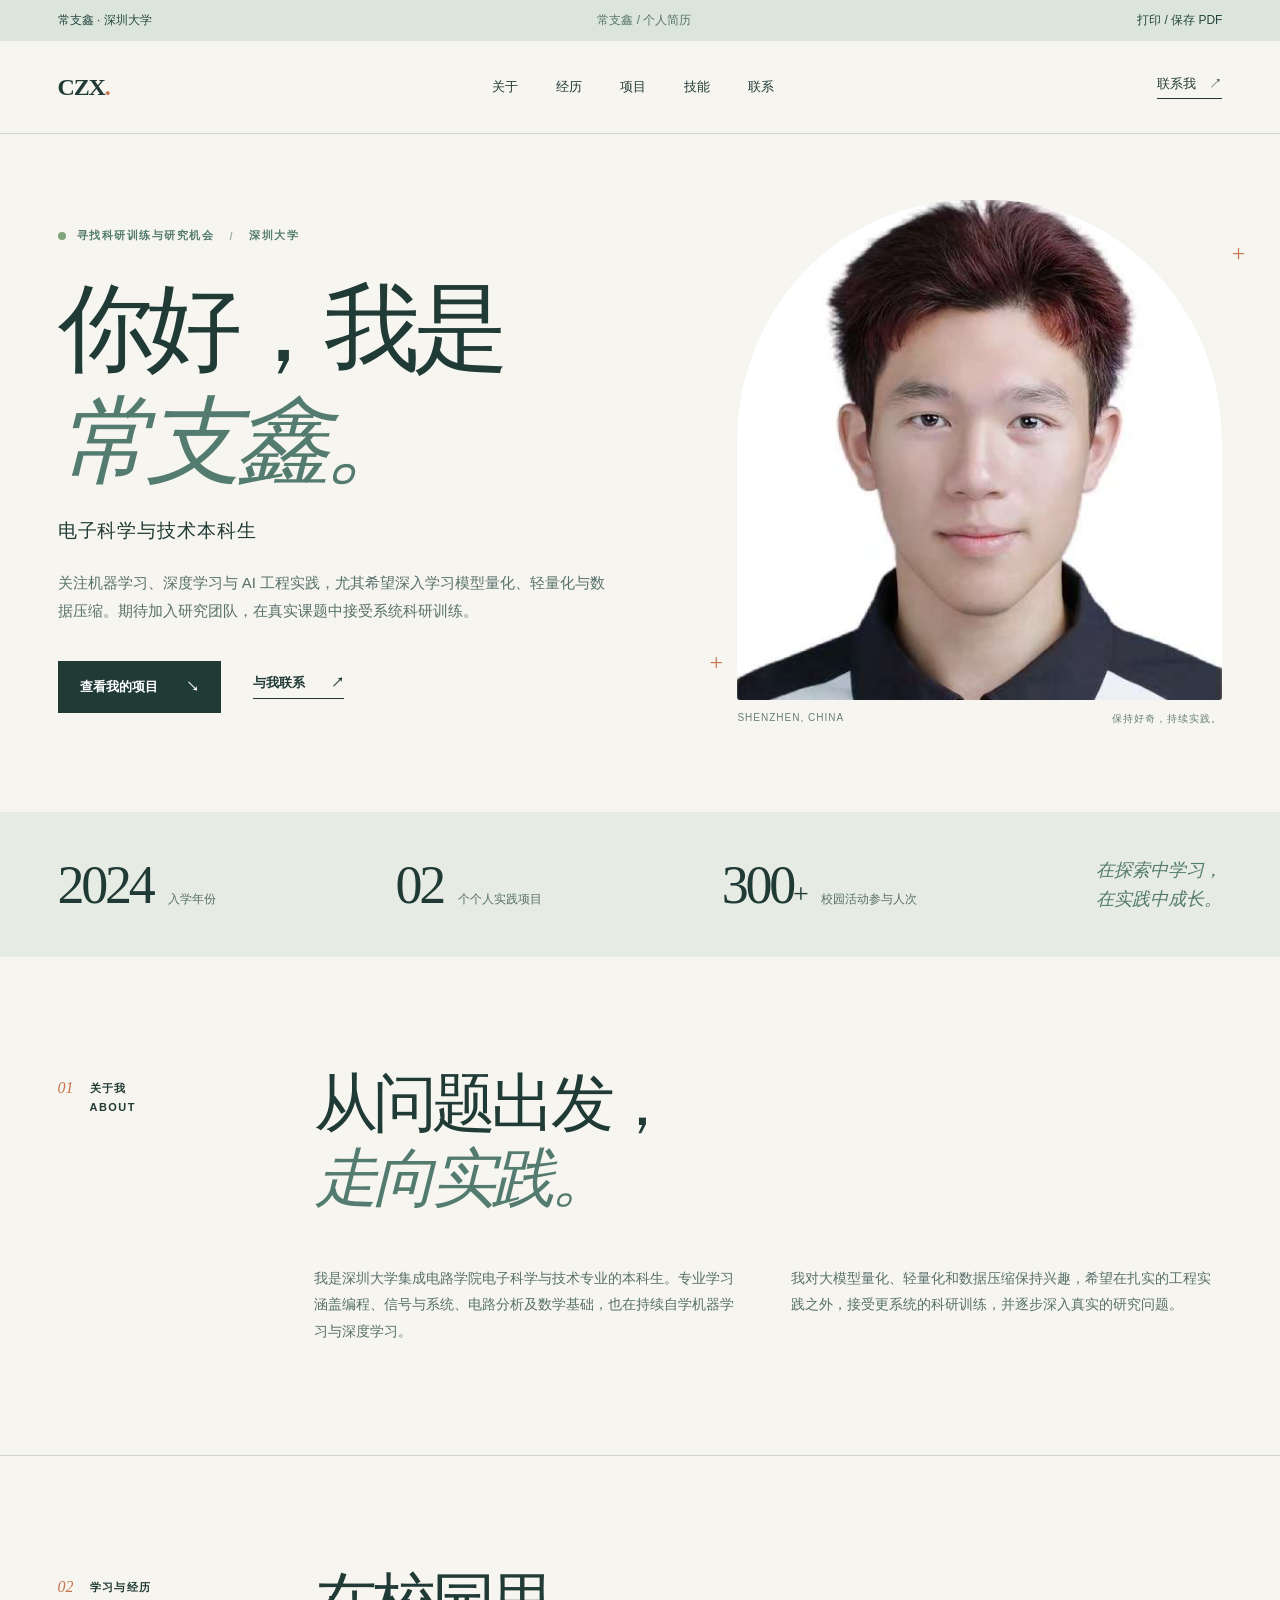
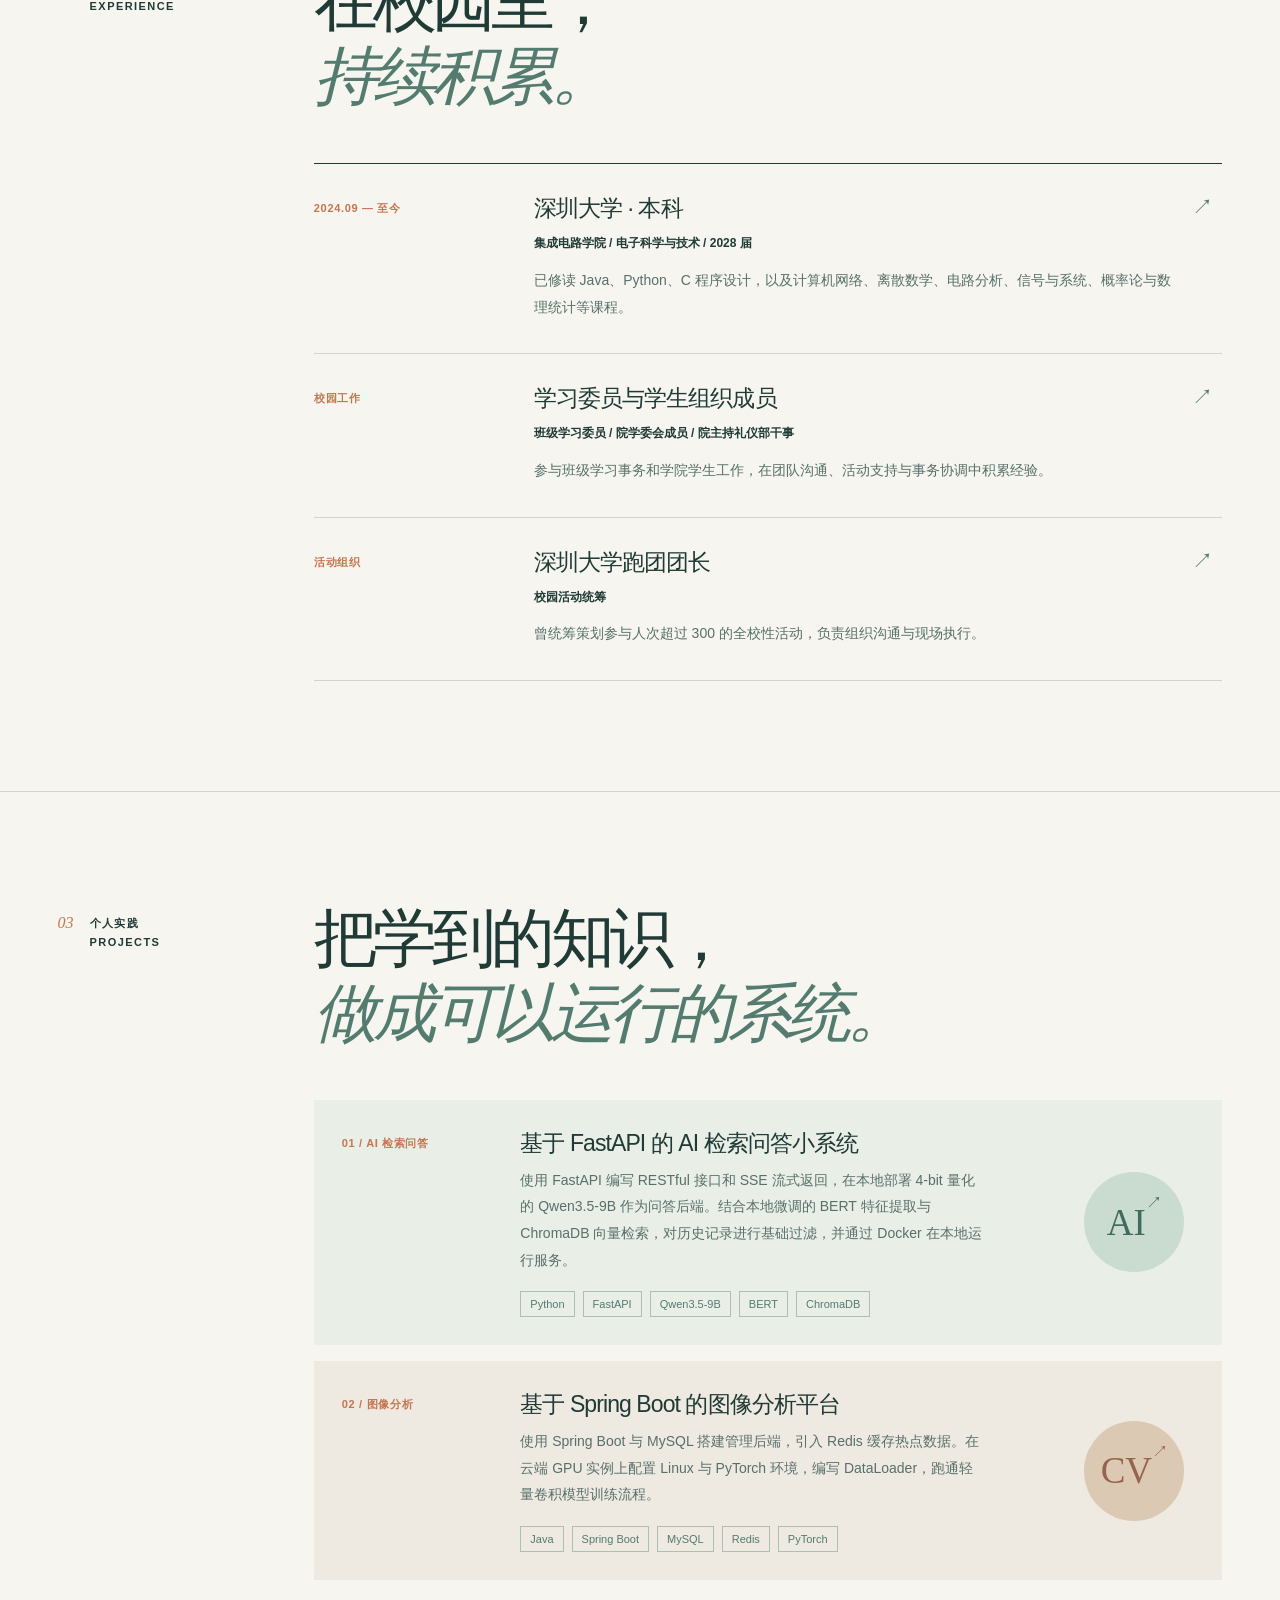
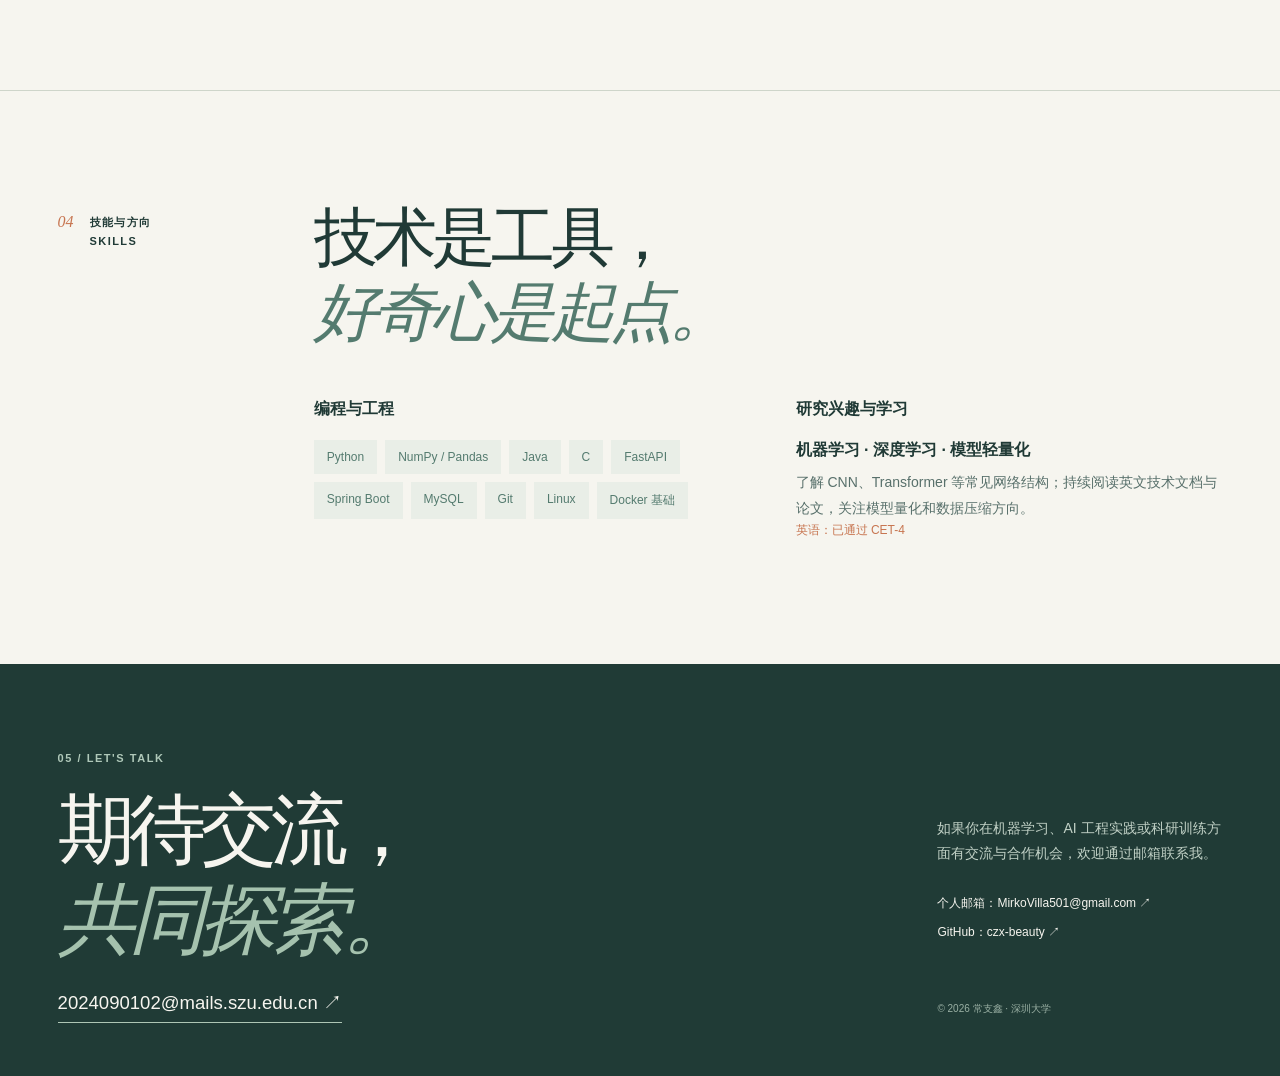
<file: index.html>
<!doctype html>
<html lang="zh-CN">
<head>
  <meta charset="utf-8">
  <meta name="viewport" content="width=device-width, initial-scale=1">
  <meta name="description" content="常支鑫的个人主页：深圳大学电子科学与技术本科生，关注机器学习、模型轻量化与 AI 工程实践。">
  <title>常支鑫 · 个人简历</title>
  <link rel="stylesheet" href="assets/common.css">
  <link rel="stylesheet" href="assets/classic.css">
</head>
<body>
  <div class="demo-bar no-print"><span>常支鑫 · 深圳大学</span><span class="demo-note">常支鑫 / 个人简历</span><div class="demo-bar-actions"><button type="button" onclick="window.print()">打印 / 保存 PDF</button></div></div>
  <header class="site-header">
    <a class="wordmark" href="#top">CZX<span>.</span></a>
    <nav aria-label="页面导航"><a href="#about">关于</a><a href="#experience">经历</a><a href="#projects">项目</a><a href="#skills">技能</a><a href="#contact">联系</a></nav>
    <a class="header-email" href="mailto:2024090102@mails.szu.edu.cn">联系我 <span aria-hidden="true">↗</span></a>
  </header>
  <main id="top">
    <section class="hero wrap" aria-labelledby="hero-title">
      <div class="hero-copy">
        <div class="kicker"><span class="status-dot"></span> 寻找科研训练与研究机会 <span class="dash">/</span> 深圳大学</div>
        <h1 id="hero-title">你好，我是<br><em>常支鑫。</em></h1>
        <p class="role">电子科学与技术本科生</p>
        <p class="hero-desc">关注机器学习、深度学习与 AI 工程实践，尤其希望深入学习模型量化、轻量化与数据压缩。期待加入研究团队，在真实课题中接受系统科研训练。</p>
        <div class="hero-links"><a class="primary-link" href="#projects">查看我的项目 <span>↘</span></a><a class="secondary-link" href="#contact">与我联系 <span>↗</span></a></div>
      </div>
      <div class="hero-art">
        <div class="portrait-frame"><img class="profile-photo" src="assets/profile.jpg" alt="常支鑫的个人照片" width="551" height="803"></div>
        <div class="art-caption"><span>SHENZHEN, CHINA</span><span>保持好奇，持续实践。</span></div>
        <span class="art-cross cross-a" aria-hidden="true">+</span><span class="art-cross cross-b" aria-hidden="true">+</span>
      </div>
    </section>
    <section class="summary-strip" aria-label="个人概况">
      <div class="wrap summary-inner"><div><strong>2024</strong><small>入学年份</small></div><div><strong>02</strong><small>个个人实践项目</small></div><div><strong>300<span>+</span></strong><small>校园活动参与人次</small></div><p>在探索中学习，<br>在实践中成长。</p></div>
    </section>
    <section class="content-section wrap about-section" id="about">
      <div class="section-label"><span>01</span><p>关于我<br>ABOUT</p></div>
      <div class="section-body"><h2>从问题出发，<br><em>走向实践。</em></h2><div class="about-columns"><p>我是深圳大学集成电路学院电子科学与技术专业的本科生。专业学习涵盖编程、信号与系统、电路分析及数学基础，也在持续自学机器学习与深度学习。</p><p>我对大模型量化、轻量化和数据压缩保持兴趣，希望在扎实的工程实践之外，接受更系统的科研训练，并逐步深入真实的研究问题。</p></div></div>
    </section>
    <section class="content-section wrap" id="experience">
      <div class="section-label"><span>02</span><p>学习与经历<br>EXPERIENCE</p></div>
      <div class="section-body"><h2>在校园里，<br><em>持续积累。</em></h2><div class="timeline">
        <article class="timeline-item"><div class="time">2024.09 — 至今</div><div><h3>深圳大学 · 本科</h3><p class="company">集成电路学院 / 电子科学与技术 / 2028 届</p><p>已修读 Java、Python、C 程序设计，以及计算机网络、离散数学、电路分析、信号与系统、概率论与数理统计等课程。</p></div><span class="item-arrow" aria-hidden="true">↗</span></article>
        <article class="timeline-item"><div class="time">校园工作</div><div><h3>学习委员与学生组织成员</h3><p class="company">班级学习委员 / 院学委会成员 / 院主持礼仪部干事</p><p>参与班级学习事务和学院学生工作，在团队沟通、活动支持与事务协调中积累经验。</p></div><span class="item-arrow" aria-hidden="true">↗</span></article>
        <article class="timeline-item"><div class="time">活动组织</div><div><h3>深圳大学跑团团长</h3><p class="company">校园活动统筹</p><p>曾统筹策划参与人次超过 300 的全校性活动，负责组织沟通与现场执行。</p></div><span class="item-arrow" aria-hidden="true">↗</span></article>
      </div></div>
    </section>
    <section class="content-section wrap" id="projects">
      <div class="section-label"><span>03</span><p>个人实践<br>PROJECTS</p></div>
      <div class="section-body"><h2>把学到的知识，<br><em>做成可以运行的系统。</em></h2><div class="project-list">
        <article class="project"><div class="project-number">01 / AI 检索问答</div><div><h3>基于 FastAPI 的 AI 检索问答小系统</h3><p>使用 FastAPI 编写 RESTful 接口和 SSE 流式返回，在本地部署 4-bit 量化的 Qwen3.5-9B 作为问答后端。结合本地微调的 BERT 特征提取与 ChromaDB 向量检索，对历史记录进行基础过滤，并通过 Docker 在本地运行服务。</p><div class="tags"><span>Python</span><span>FastAPI</span><span>Qwen3.5-9B</span><span>BERT</span><span>ChromaDB</span></div></div><div class="project-mark" aria-hidden="true">AI<span>↗</span></div></article>
        <article class="project"><div class="project-number">02 / 图像分析</div><div><h3>基于 Spring Boot 的图像分析平台</h3><p>使用 Spring Boot 与 MySQL 搭建管理后端，引入 Redis 缓存热点数据。在云端 GPU 实例上配置 Linux 与 PyTorch 环境，编写 DataLoader，跑通轻量卷积模型训练流程。</p><div class="tags"><span>Java</span><span>Spring Boot</span><span>MySQL</span><span>Redis</span><span>PyTorch</span></div></div><div class="project-mark second" aria-hidden="true">CV<span>↗</span></div></article>
      </div></div>
    </section>
    <section class="content-section wrap skill-section" id="skills">
      <div class="section-label"><span>04</span><p>技能与方向<br>SKILLS</p></div>
      <div class="section-body"><h2>技术是工具，<br><em>好奇心是起点。</em></h2><div class="skill-columns"><div><h3>编程与工程</h3><div class="skill-tags"><span>Python</span><span>NumPy / Pandas</span><span>Java</span><span>C</span><span>FastAPI</span><span>Spring Boot</span><span>MySQL</span><span>Git</span><span>Linux</span><span>Docker 基础</span></div></div><div><h3>研究兴趣与学习</h3><p class="education-title">机器学习 · 深度学习 · 模型轻量化</p><p class="education-note">了解 CNN、Transformer 等常见网络结构；持续阅读英文技术文档与论文，关注模型量化和数据压缩方向。</p><p class="education-time">英语：已通过 CET-4</p></div></div></div>
    </section>
  </main>
  <footer id="contact"><div class="wrap footer-inner"><div><span class="footer-kicker">05 / LET'S TALK</span><h2>期待交流，<br><em>共同探索。</em></h2><a class="footer-mail" href="mailto:2024090102@mails.szu.edu.cn">2024090102@mails.szu.edu.cn ↗</a></div><div class="footer-side"><p>如果你在机器学习、AI 工程实践或科研训练方面有交流与合作机会，欢迎通过邮箱联系我。</p><div class="footer-links"><a href="mailto:MirkoVilla501@gmail.com">个人邮箱：MirkoVilla501@gmail.com ↗</a><a href="https://github.com/czx-beauty" target="_blank" rel="noopener noreferrer">GitHub：czx-beauty ↗</a></div><span>© 2026 常支鑫 · 深圳大学</span></div></div></footer>
</body>
</html>
</file>
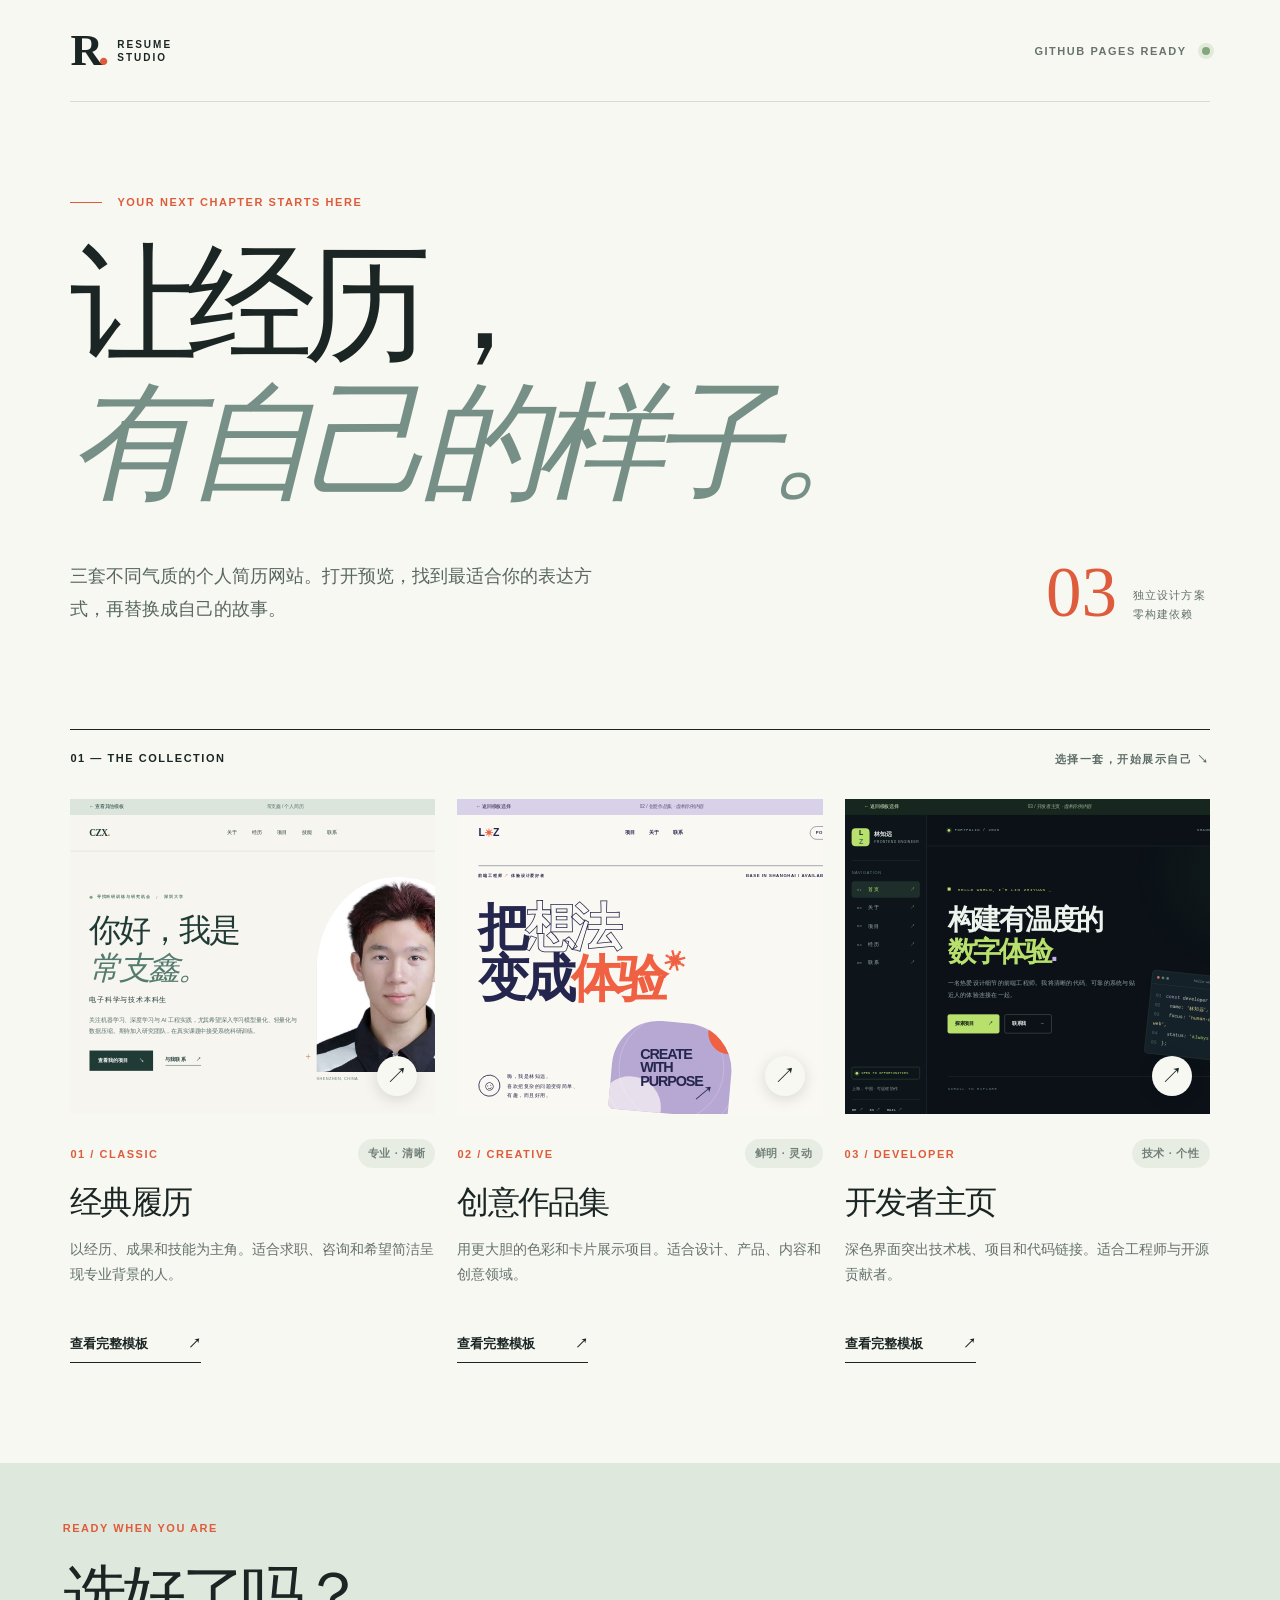
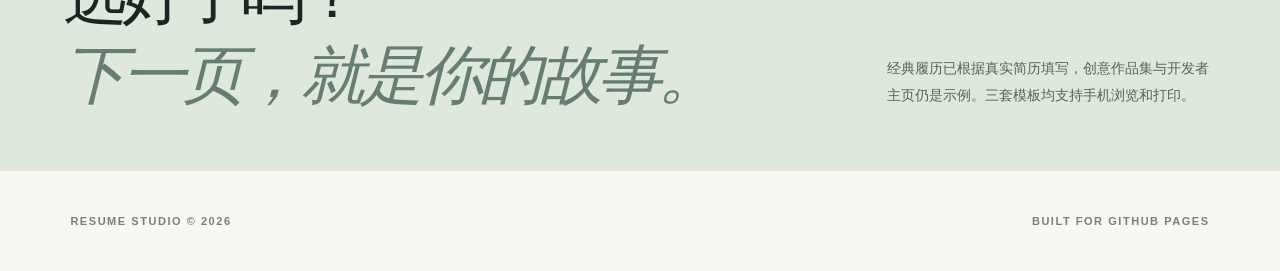
<file: gallery.html>
<!doctype html>
<html lang="zh-CN">
<head>
  <meta charset="utf-8">
  <meta name="viewport" content="width=device-width, initial-scale=1">
  <meta name="description" content="三套可直接用于 GitHub Pages 的中文个人简历网站模板。">
  <title>个人简历网站 · 模板选择</title>
  <link rel="stylesheet" href="assets/gallery.css">
</head>
<body>
  <div class="page-shell">
    <header class="topbar">
      <a class="brand" href="./" aria-label="简历模板首页"><span class="brand-mark">R<span>.</span></span><span>RESUME<br>STUDIO</span></a>
      <span class="topbar-note">GITHUB PAGES READY <span class="live-dot"></span></span>
    </header>

    <main>
      <section class="intro" aria-labelledby="page-title">
        <div class="eyebrow"><span class="eyebrow-line"></span> YOUR NEXT CHAPTER STARTS HERE</div>
        <h1 id="page-title">让经历，<br><em>有自己的样子。</em></h1>
        <div class="intro-bottom"><p>三套不同气质的个人简历网站。打开预览，找到最适合你的表达方式，再替换成自己的故事。</p><div class="intro-count"><strong>03</strong><span>独立设计方案<br>零构建依赖</span></div></div>
      </section>

      <section class="collection" aria-label="模板方案">
        <div class="section-heading"><span>01 — THE COLLECTION</span><span>选择一套，开始展示自己 <span aria-hidden="true">↘</span></span></div>
        <div class="template-grid">
          <article class="template-card">
            <a class="preview preview-classic" href="templates/classic.html" aria-label="预览经典履历模板">
              <iframe src="templates/classic.html" title="经典履历模板画面" loading="lazy" tabindex="-1" aria-hidden="true"></iframe>
              <span class="preview-open" aria-hidden="true">↗</span>
            </a>
            <div class="card-meta"><span class="card-index">01 / CLASSIC</span><span class="card-tag">专业 · 清晰</span></div>
            <h2>经典履历</h2>
            <p>以经历、成果和技能为主角。适合求职、咨询和希望简洁呈现专业背景的人。</p>
            <a class="card-link" href="templates/classic.html">查看完整模板 <span aria-hidden="true">↗</span></a>
          </article>
          <article class="template-card">
            <a class="preview preview-creative" href="templates/creative.html" aria-label="预览创意作品集模板">
              <iframe src="templates/creative.html" title="创意作品集模板画面" loading="lazy" tabindex="-1" aria-hidden="true"></iframe>
              <span class="preview-open" aria-hidden="true">↗</span>
            </a>
            <div class="card-meta"><span class="card-index">02 / CREATIVE</span><span class="card-tag">鲜明 · 灵动</span></div>
            <h2>创意作品集</h2>
            <p>用更大胆的色彩和卡片展示项目。适合设计、产品、内容和创意领域。</p>
            <a class="card-link" href="templates/creative.html">查看完整模板 <span aria-hidden="true">↗</span></a>
          </article>
          <article class="template-card">
            <a class="preview preview-developer" href="templates/developer.html" aria-label="预览开发者主页模板">
              <iframe src="templates/developer.html" title="开发者主页模板画面" loading="lazy" tabindex="-1" aria-hidden="true"></iframe>
              <span class="preview-open" aria-hidden="true">↗</span>
            </a>
            <div class="card-meta"><span class="card-index">03 / DEVELOPER</span><span class="card-tag">技术 · 个性</span></div>
            <h2>开发者主页</h2>
            <p>深色界面突出技术栈、项目和代码链接。适合工程师与开源贡献者。</p>
            <a class="card-link" href="templates/developer.html">查看完整模板 <span aria-hidden="true">↗</span></a>
          </article>
        </div>
      </section>

      <section class="next-step"><div><span class="small-label">READY WHEN YOU ARE</span><h2>选好了吗？<br><i>下一页，就是你的故事。</i></h2></div><p>经典履历已根据真实简历填写，创意作品集与开发者主页仍是示例。三套模板均支持手机浏览和打印。</p></section>
    </main>
    <footer><span>RESUME STUDIO © 2026</span><span>BUILT FOR GITHUB PAGES</span></footer>
  </div>
</body>
</html>
</file>
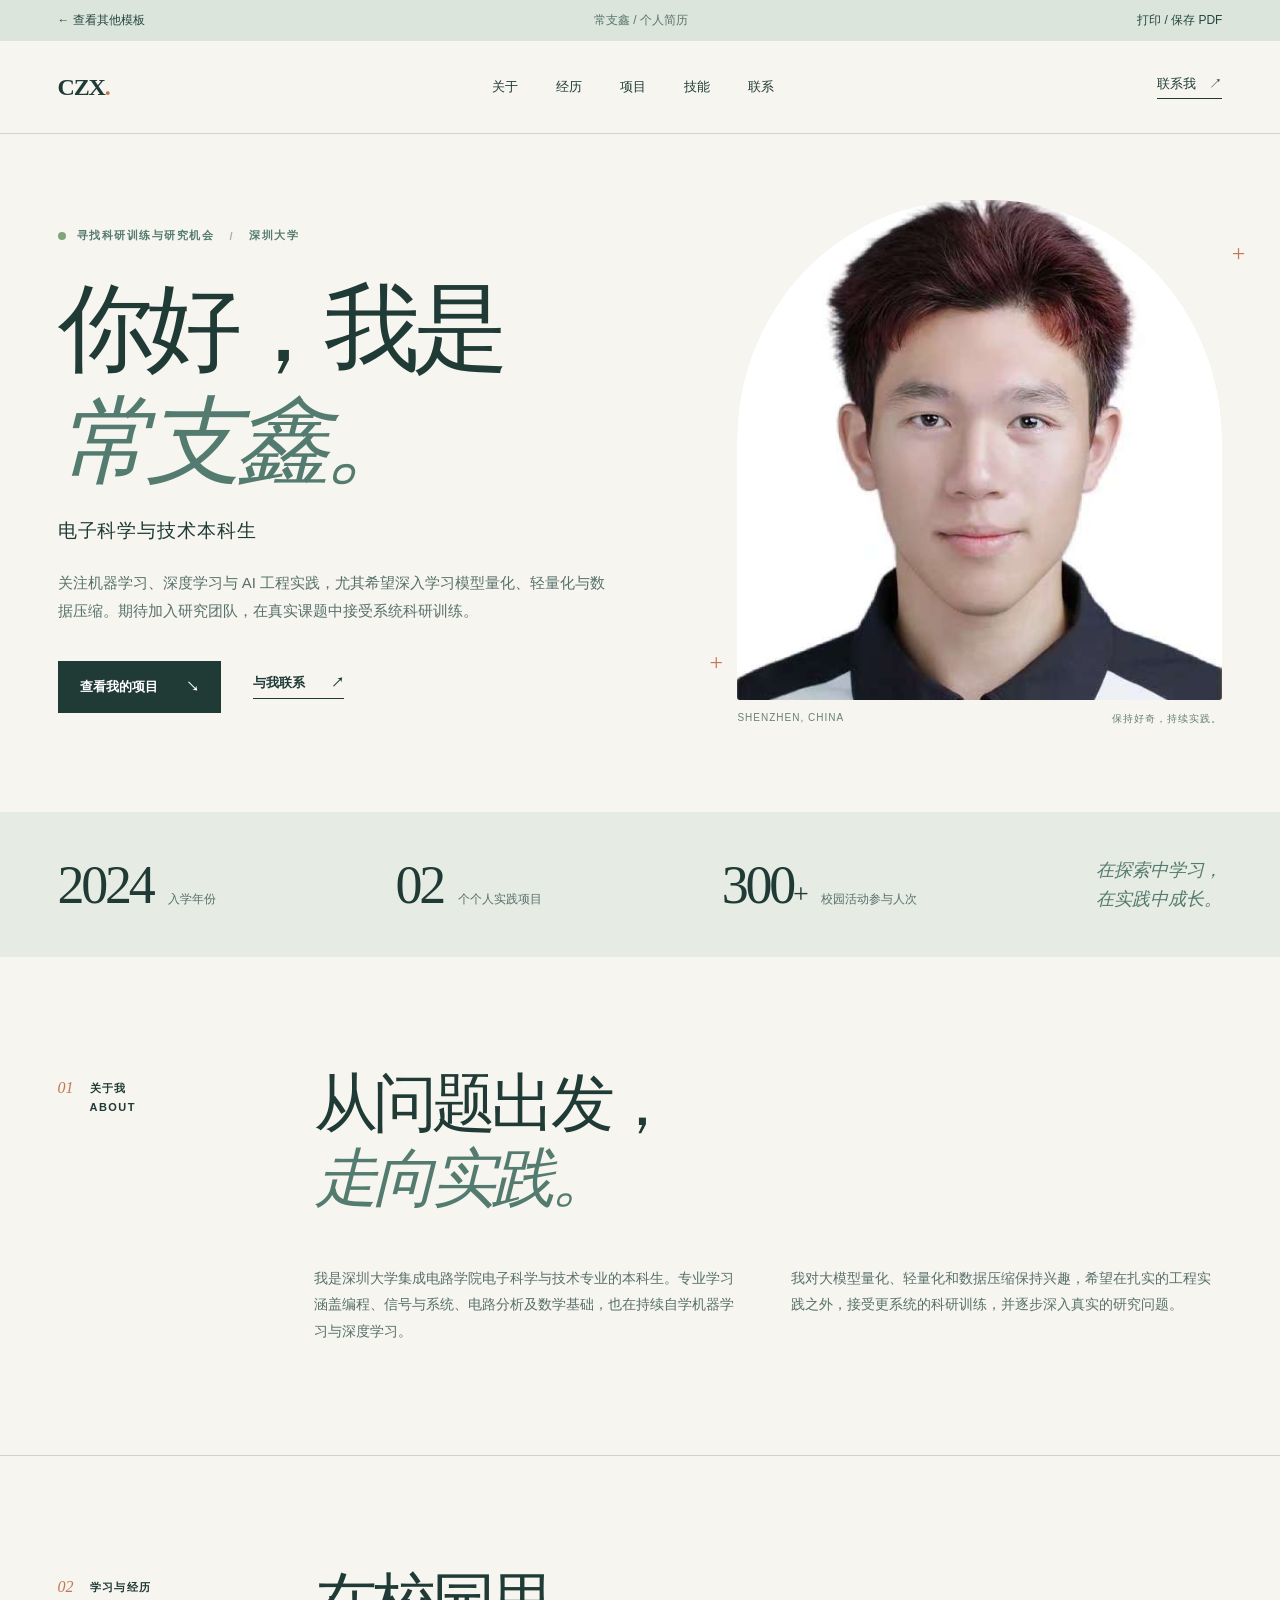
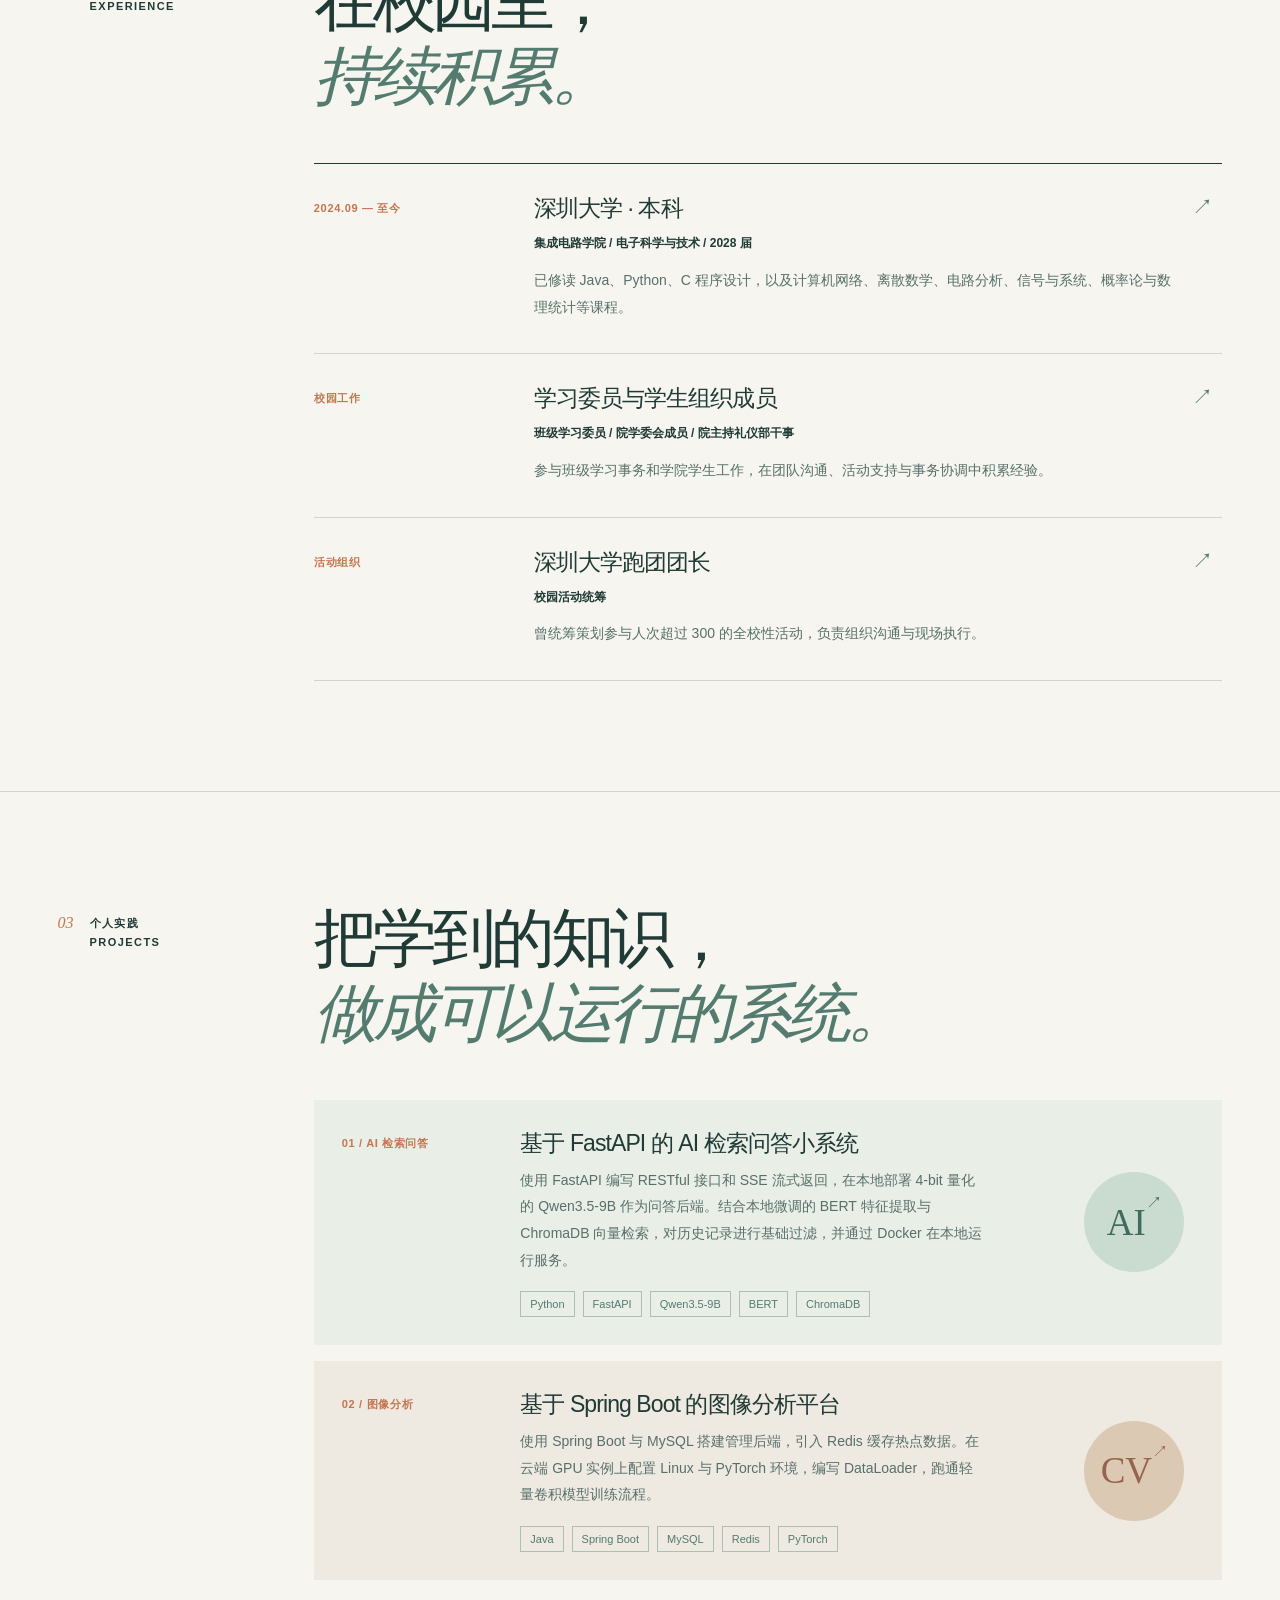
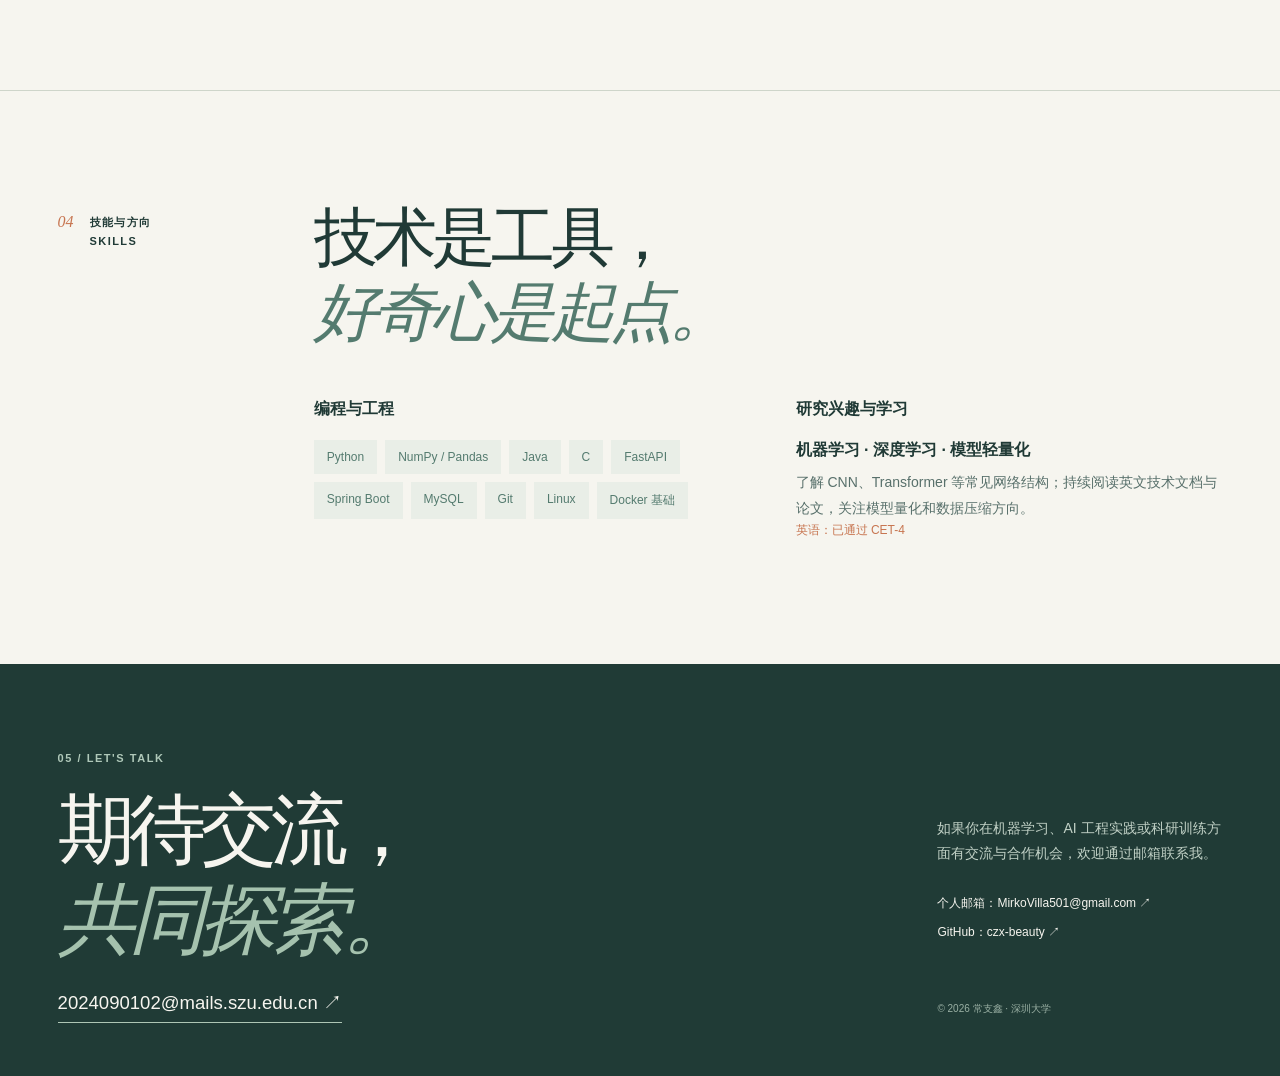
<file: templates/classic.html>
<!doctype html>
<html lang="zh-CN">
<head>
  <meta charset="utf-8">
  <meta name="viewport" content="width=device-width, initial-scale=1">
  <meta name="description" content="常支鑫的个人主页：深圳大学电子科学与技术本科生，关注机器学习、模型轻量化与 AI 工程实践。">
  <title>常支鑫 · 个人简历</title>
  <link rel="stylesheet" href="../assets/common.css">
  <link rel="stylesheet" href="../assets/classic.css">
</head>
<body>
  <div class="demo-bar no-print"><a href="../index.html">← 查看其他模板</a><span class="demo-note">常支鑫 / 个人简历</span><div class="demo-bar-actions"><button type="button" onclick="window.print()">打印 / 保存 PDF</button></div></div>
  <header class="site-header">
    <a class="wordmark" href="#top">CZX<span>.</span></a>
    <nav aria-label="页面导航"><a href="#about">关于</a><a href="#experience">经历</a><a href="#projects">项目</a><a href="#skills">技能</a><a href="#contact">联系</a></nav>
    <a class="header-email" href="mailto:2024090102@mails.szu.edu.cn">联系我 <span aria-hidden="true">↗</span></a>
  </header>
  <main id="top">
    <section class="hero wrap" aria-labelledby="hero-title">
      <div class="hero-copy">
        <div class="kicker"><span class="status-dot"></span> 寻找科研训练与研究机会 <span class="dash">/</span> 深圳大学</div>
        <h1 id="hero-title">你好，我是<br><em>常支鑫。</em></h1>
        <p class="role">电子科学与技术本科生</p>
        <p class="hero-desc">关注机器学习、深度学习与 AI 工程实践，尤其希望深入学习模型量化、轻量化与数据压缩。期待加入研究团队，在真实课题中接受系统科研训练。</p>
        <div class="hero-links"><a class="primary-link" href="#projects">查看我的项目 <span>↘</span></a><a class="secondary-link" href="#contact">与我联系 <span>↗</span></a></div>
      </div>
      <div class="hero-art">
        <div class="portrait-frame"><img class="profile-photo" src="../assets/profile.jpg" alt="常支鑫的个人照片" width="551" height="803"></div>
        <div class="art-caption"><span>SHENZHEN, CHINA</span><span>保持好奇，持续实践。</span></div>
        <span class="art-cross cross-a" aria-hidden="true">+</span><span class="art-cross cross-b" aria-hidden="true">+</span>
      </div>
    </section>
    <section class="summary-strip" aria-label="个人概况">
      <div class="wrap summary-inner"><div><strong>2024</strong><small>入学年份</small></div><div><strong>02</strong><small>个个人实践项目</small></div><div><strong>300<span>+</span></strong><small>校园活动参与人次</small></div><p>在探索中学习，<br>在实践中成长。</p></div>
    </section>
    <section class="content-section wrap about-section" id="about">
      <div class="section-label"><span>01</span><p>关于我<br>ABOUT</p></div>
      <div class="section-body"><h2>从问题出发，<br><em>走向实践。</em></h2><div class="about-columns"><p>我是深圳大学集成电路学院电子科学与技术专业的本科生。专业学习涵盖编程、信号与系统、电路分析及数学基础，也在持续自学机器学习与深度学习。</p><p>我对大模型量化、轻量化和数据压缩保持兴趣，希望在扎实的工程实践之外，接受更系统的科研训练，并逐步深入真实的研究问题。</p></div></div>
    </section>
    <section class="content-section wrap" id="experience">
      <div class="section-label"><span>02</span><p>学习与经历<br>EXPERIENCE</p></div>
      <div class="section-body"><h2>在校园里，<br><em>持续积累。</em></h2><div class="timeline">
        <article class="timeline-item"><div class="time">2024.09 — 至今</div><div><h3>深圳大学 · 本科</h3><p class="company">集成电路学院 / 电子科学与技术 / 2028 届</p><p>已修读 Java、Python、C 程序设计，以及计算机网络、离散数学、电路分析、信号与系统、概率论与数理统计等课程。</p></div><span class="item-arrow" aria-hidden="true">↗</span></article>
        <article class="timeline-item"><div class="time">校园工作</div><div><h3>学习委员与学生组织成员</h3><p class="company">班级学习委员 / 院学委会成员 / 院主持礼仪部干事</p><p>参与班级学习事务和学院学生工作，在团队沟通、活动支持与事务协调中积累经验。</p></div><span class="item-arrow" aria-hidden="true">↗</span></article>
        <article class="timeline-item"><div class="time">活动组织</div><div><h3>深圳大学跑团团长</h3><p class="company">校园活动统筹</p><p>曾统筹策划参与人次超过 300 的全校性活动，负责组织沟通与现场执行。</p></div><span class="item-arrow" aria-hidden="true">↗</span></article>
      </div></div>
    </section>
    <section class="content-section wrap" id="projects">
      <div class="section-label"><span>03</span><p>个人实践<br>PROJECTS</p></div>
      <div class="section-body"><h2>把学到的知识，<br><em>做成可以运行的系统。</em></h2><div class="project-list">
        <article class="project"><div class="project-number">01 / AI 检索问答</div><div><h3>基于 FastAPI 的 AI 检索问答小系统</h3><p>使用 FastAPI 编写 RESTful 接口和 SSE 流式返回，在本地部署 4-bit 量化的 Qwen3.5-9B 作为问答后端。结合本地微调的 BERT 特征提取与 ChromaDB 向量检索，对历史记录进行基础过滤，并通过 Docker 在本地运行服务。</p><div class="tags"><span>Python</span><span>FastAPI</span><span>Qwen3.5-9B</span><span>BERT</span><span>ChromaDB</span></div></div><div class="project-mark" aria-hidden="true">AI<span>↗</span></div></article>
        <article class="project"><div class="project-number">02 / 图像分析</div><div><h3>基于 Spring Boot 的图像分析平台</h3><p>使用 Spring Boot 与 MySQL 搭建管理后端，引入 Redis 缓存热点数据。在云端 GPU 实例上配置 Linux 与 PyTorch 环境，编写 DataLoader，跑通轻量卷积模型训练流程。</p><div class="tags"><span>Java</span><span>Spring Boot</span><span>MySQL</span><span>Redis</span><span>PyTorch</span></div></div><div class="project-mark second" aria-hidden="true">CV<span>↗</span></div></article>
      </div></div>
    </section>
    <section class="content-section wrap skill-section" id="skills">
      <div class="section-label"><span>04</span><p>技能与方向<br>SKILLS</p></div>
      <div class="section-body"><h2>技术是工具，<br><em>好奇心是起点。</em></h2><div class="skill-columns"><div><h3>编程与工程</h3><div class="skill-tags"><span>Python</span><span>NumPy / Pandas</span><span>Java</span><span>C</span><span>FastAPI</span><span>Spring Boot</span><span>MySQL</span><span>Git</span><span>Linux</span><span>Docker 基础</span></div></div><div><h3>研究兴趣与学习</h3><p class="education-title">机器学习 · 深度学习 · 模型轻量化</p><p class="education-note">了解 CNN、Transformer 等常见网络结构；持续阅读英文技术文档与论文，关注模型量化和数据压缩方向。</p><p class="education-time">英语：已通过 CET-4</p></div></div></div>
    </section>
  </main>
  <footer id="contact"><div class="wrap footer-inner"><div><span class="footer-kicker">05 / LET'S TALK</span><h2>期待交流，<br><em>共同探索。</em></h2><a class="footer-mail" href="mailto:2024090102@mails.szu.edu.cn">2024090102@mails.szu.edu.cn ↗</a></div><div class="footer-side"><p>如果你在机器学习、AI 工程实践或科研训练方面有交流与合作机会，欢迎通过邮箱联系我。</p><div class="footer-links"><a href="mailto:MirkoVilla501@gmail.com">个人邮箱：MirkoVilla501@gmail.com ↗</a><a href="https://github.com/czx-beauty" target="_blank" rel="noopener noreferrer">GitHub：czx-beauty ↗</a></div><span>© 2026 常支鑫 · 深圳大学</span></div></div></footer>
</body>
</html>
</file>
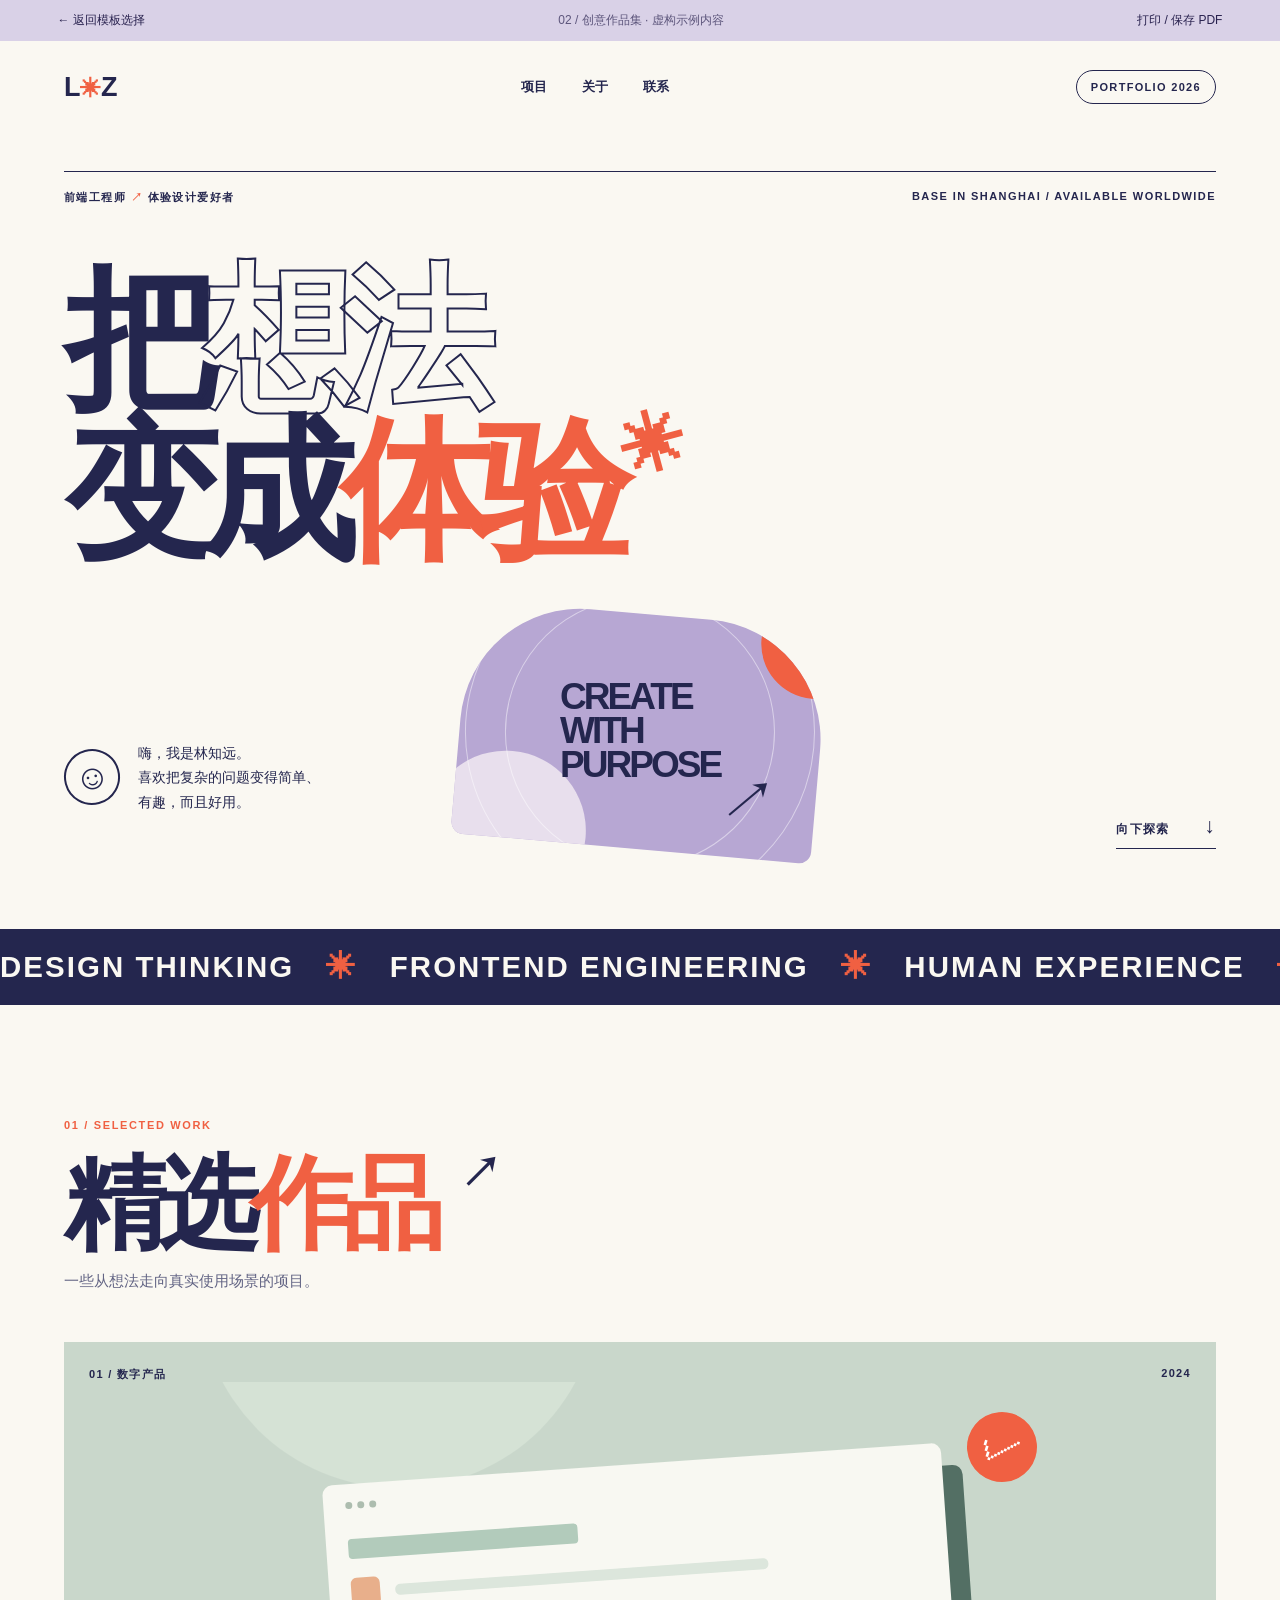
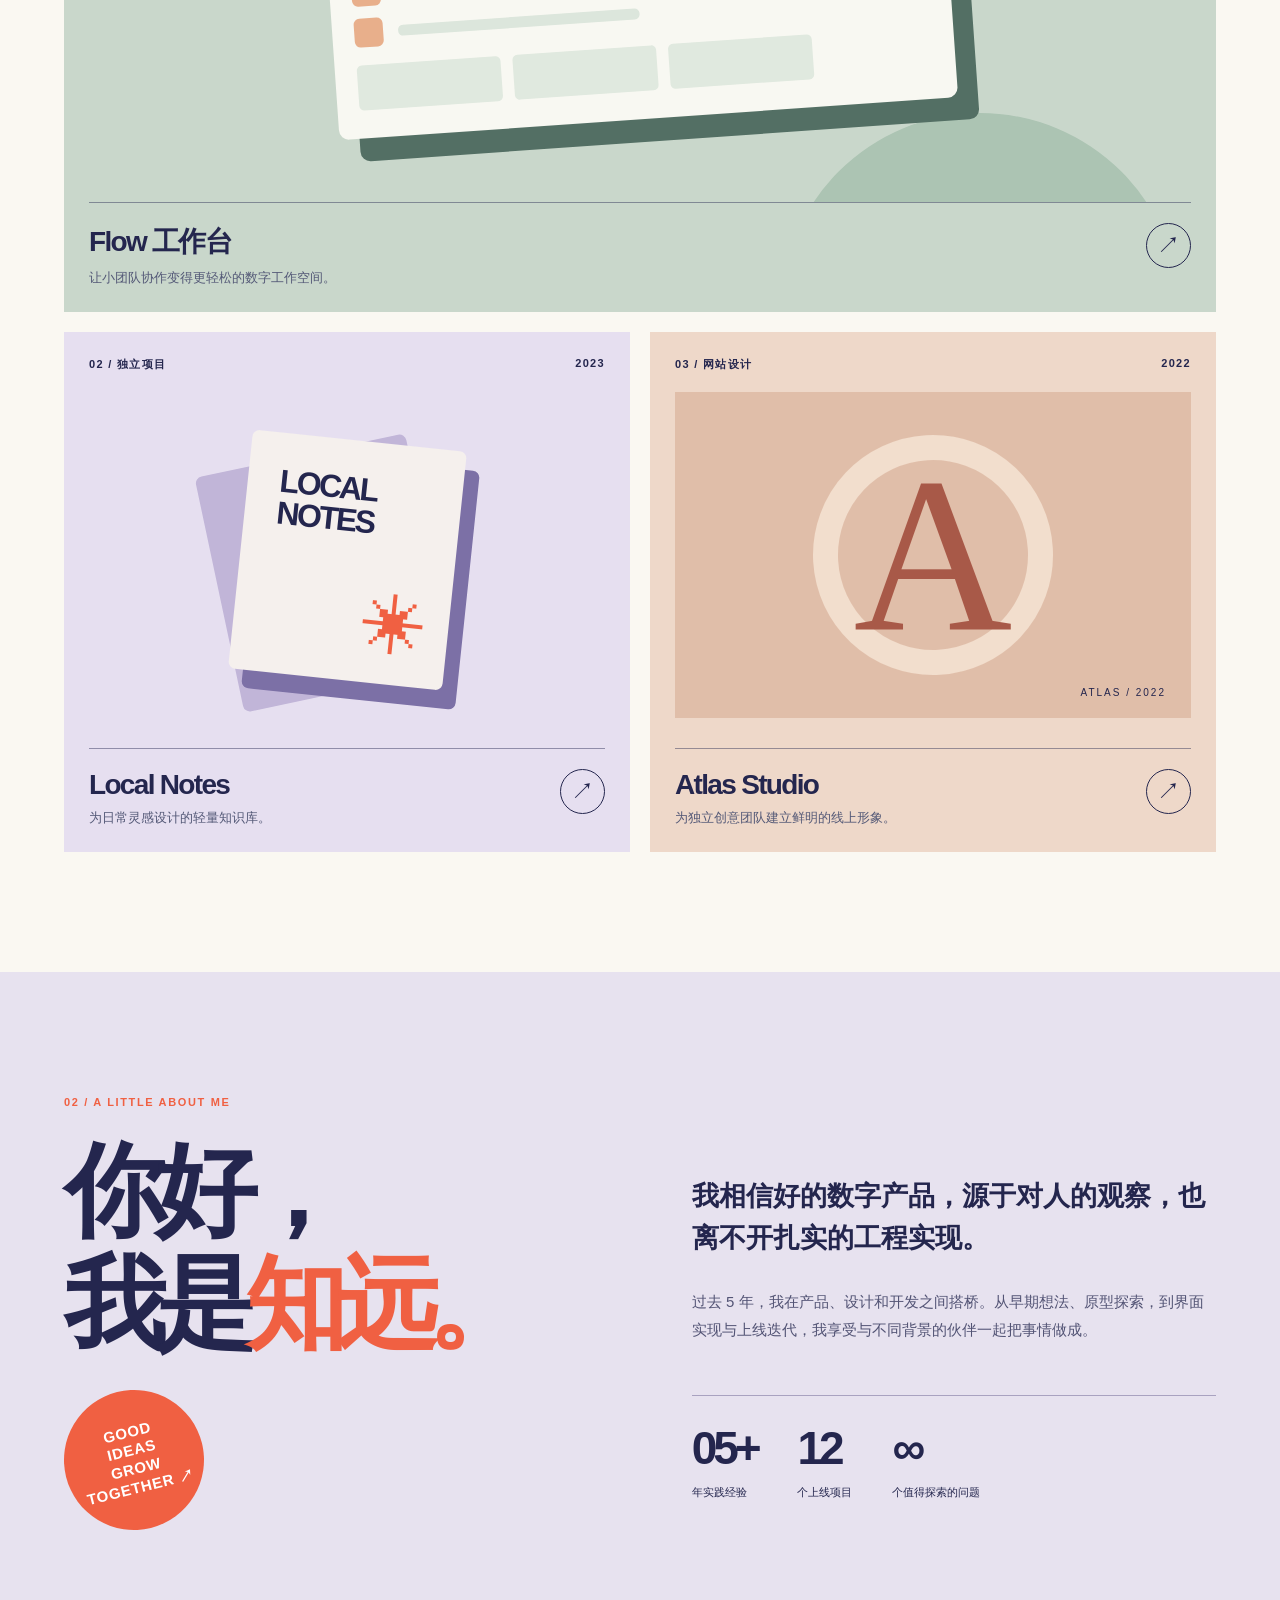
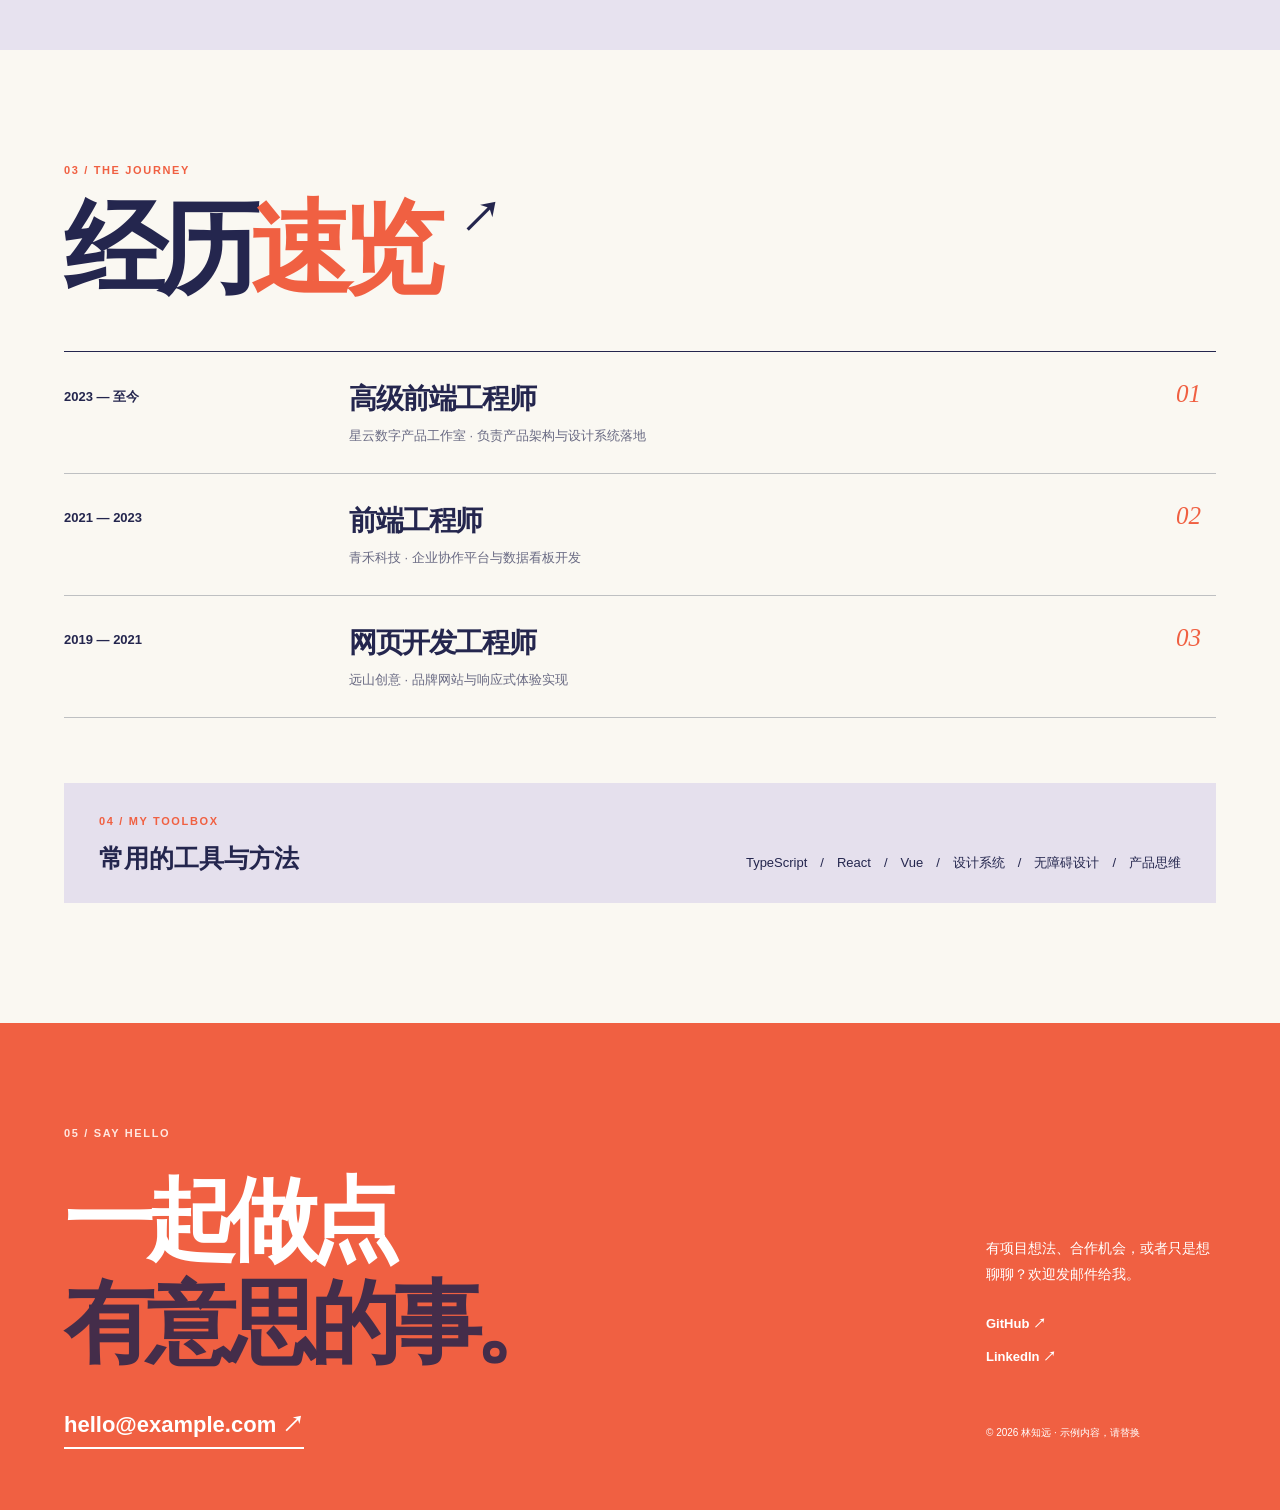
<file: templates/creative.html>
<!doctype html>
<html lang="zh-CN">
<head>
  <meta charset="utf-8">
  <meta name="viewport" content="width=device-width, initial-scale=1">
  <meta name="description" content="创意作品集模板：大胆排版、项目卡片与个人经历。">
  <title>林知远 · 创意作品集（示例）</title>
  <link rel="stylesheet" href="../assets/common.css">
  <link rel="stylesheet" href="../assets/creative.css">
</head>
<body>
  <div class="demo-bar"><a href="../index.html">← 返回模板选择</a><span class="demo-note">02 / 创意作品集 · 虚构示例内容</span><div class="demo-bar-actions"><button type="button" onclick="window.print()">打印 / 保存 PDF</button></div></div>
  <header class="creative-header"><a class="logo" href="#top">L<span>✳</span>Z</a><nav aria-label="页面导航"><a href="#work">项目</a><a href="#about">关于</a><a href="#contact">联系</a></nav><span class="header-tag">PORTFOLIO 2026</span></header>
  <main id="top">
    <section class="hero"><div class="hero-topline"><span>前端工程师 <span aria-hidden="true">↗</span> 体验设计爱好者</span><span>BASE IN SHANGHAI / AVAILABLE WORLDWIDE</span></div><h1>把<span class="outlined">想法</span><br>变成<span class="orange-text">体验<span class="asterisk">✳</span></span></h1><div class="hero-lower"><div class="intro-pill"><span class="smiley" aria-hidden="true">☺</span><p>嗨，我是林知远。<br>喜欢把复杂的问题变得简单、<br>有趣，而且好用。</p></div><div class="hero-visual" aria-hidden="true"><div class="orbit orbit-one"></div><div class="orbit orbit-two"></div><span>CREATE<br>WITH<br>PURPOSE</span><b>↗</b></div><a class="scroll-link" href="#work">向下探索 <span>↓</span></a></div></section>
    <section class="marquee" aria-label="个人方向"><div>DESIGN THINKING <span>✳</span> FRONTEND ENGINEERING <span>✳</span> HUMAN EXPERIENCE <span>✳</span></div></section>
    <section class="work-section section-wrap" id="work"><div class="section-title"><span>01 / SELECTED WORK</span><h2>精选<span>作品</span><i>↗</i></h2><p>一些从想法走向真实使用场景的项目。</p></div><div class="work-grid"><article class="work-card work-large"><div class="card-top"><span>01 / 数字产品</span><span>2024</span></div><div class="card-visual flow-art" aria-hidden="true"><div class="flow-panel"><div class="flow-dots"><i></i><i></i><i></i></div><div class="flow-header"></div><div class="flow-row"><i></i><i></i></div><div class="flow-row short"><i></i><i></i></div><div class="flow-squares"><i></i><i></i><i></i></div></div><span class="flow-float">✓</span></div><div class="card-bottom"><div><h3>Flow 工作台</h3><p>让小团队协作变得更轻松的数字工作空间。</p></div><span class="round-arrow" aria-hidden="true">↗</span></div></article><article class="work-card work-small"><div class="card-top"><span>02 / 独立项目</span><span>2023</span></div><div class="card-visual notes-art" aria-hidden="true"><div class="note-back"></div><div class="note-front"><span>LOCAL<br>NOTES</span><i>✳</i></div></div><div class="card-bottom"><div><h3>Local Notes</h3><p>为日常灵感设计的轻量知识库。</p></div><span class="round-arrow" aria-hidden="true">↗</span></div></article><article class="work-card work-small warm-card"><div class="card-top"><span>03 / 网站设计</span><span>2022</span></div><div class="card-visual atlas-art" aria-hidden="true"><span>A</span><div class="atlas-circle"></div><small>ATLAS / 2022</small></div><div class="card-bottom"><div><h3>Atlas Studio</h3><p>为独立创意团队建立鲜明的线上形象。</p></div><span class="round-arrow" aria-hidden="true">↗</span></div></article></div></section>
    <section class="about-section" id="about"><div class="section-wrap about-grid"><div class="about-heading"><span>02 / A LITTLE ABOUT ME</span><h2>你好，<br>我是<span>知远。</span></h2><div class="about-sticker" aria-hidden="true">GOOD<br>IDEAS<br>GROW<br>TOGETHER ↗</div></div><div class="about-copy"><p class="about-lead">我相信好的数字产品，源于对人的观察，也离不开扎实的工程实现。</p><p>过去 5 年，我在产品、设计和开发之间搭桥。从早期想法、原型探索，到界面实现与上线迭代，我享受与不同背景的伙伴一起把事情做成。</p><div class="facts"><div><strong>05+</strong><span>年实践经验</span></div><div><strong>12</strong><span>个上线项目</span></div><div><strong>∞</strong><span>个值得探索的问题</span></div></div></div></div></section>
    <section class="experience-section section-wrap"><div class="section-title"><span>03 / THE JOURNEY</span><h2>经历<span>速览</span><i>↗</i></h2></div><div class="experience-list"><article><span>2023 — 至今</span><div><h3>高级前端工程师</h3><p>星云数字产品工作室 · 负责产品架构与设计系统落地</p></div><b>01</b></article><article><span>2021 — 2023</span><div><h3>前端工程师</h3><p>青禾科技 · 企业协作平台与数据看板开发</p></div><b>02</b></article><article><span>2019 — 2021</span><div><h3>网页开发工程师</h3><p>远山创意 · 品牌网站与响应式体验实现</p></div><b>03</b></article></div><div class="toolbox"><div><span>04 / MY TOOLBOX</span><h3>常用的工具与方法</h3></div><p>TypeScript　/　React　/　Vue　/　设计系统　/　无障碍设计　/　产品思维</p></div></section>
  </main>
  <footer id="contact"><div class="section-wrap footer-grid"><div><span>05 / SAY HELLO</span><h2>一起做点<br><em>有意思的事。</em></h2><a href="mailto:hello@example.com">hello@example.com <i>↗</i></a></div><div class="footer-right"><p>有项目想法、合作机会，或者只是想聊聊？欢迎发邮件给我。</p><a href="https://github.com/" target="_blank" rel="noopener noreferrer">GitHub ↗</a><a href="https://www.linkedin.com/" target="_blank" rel="noopener noreferrer">LinkedIn ↗</a><small>© 2026 林知远 · 示例内容，请替换</small></div></div></footer>
</body>
</html>
</file>
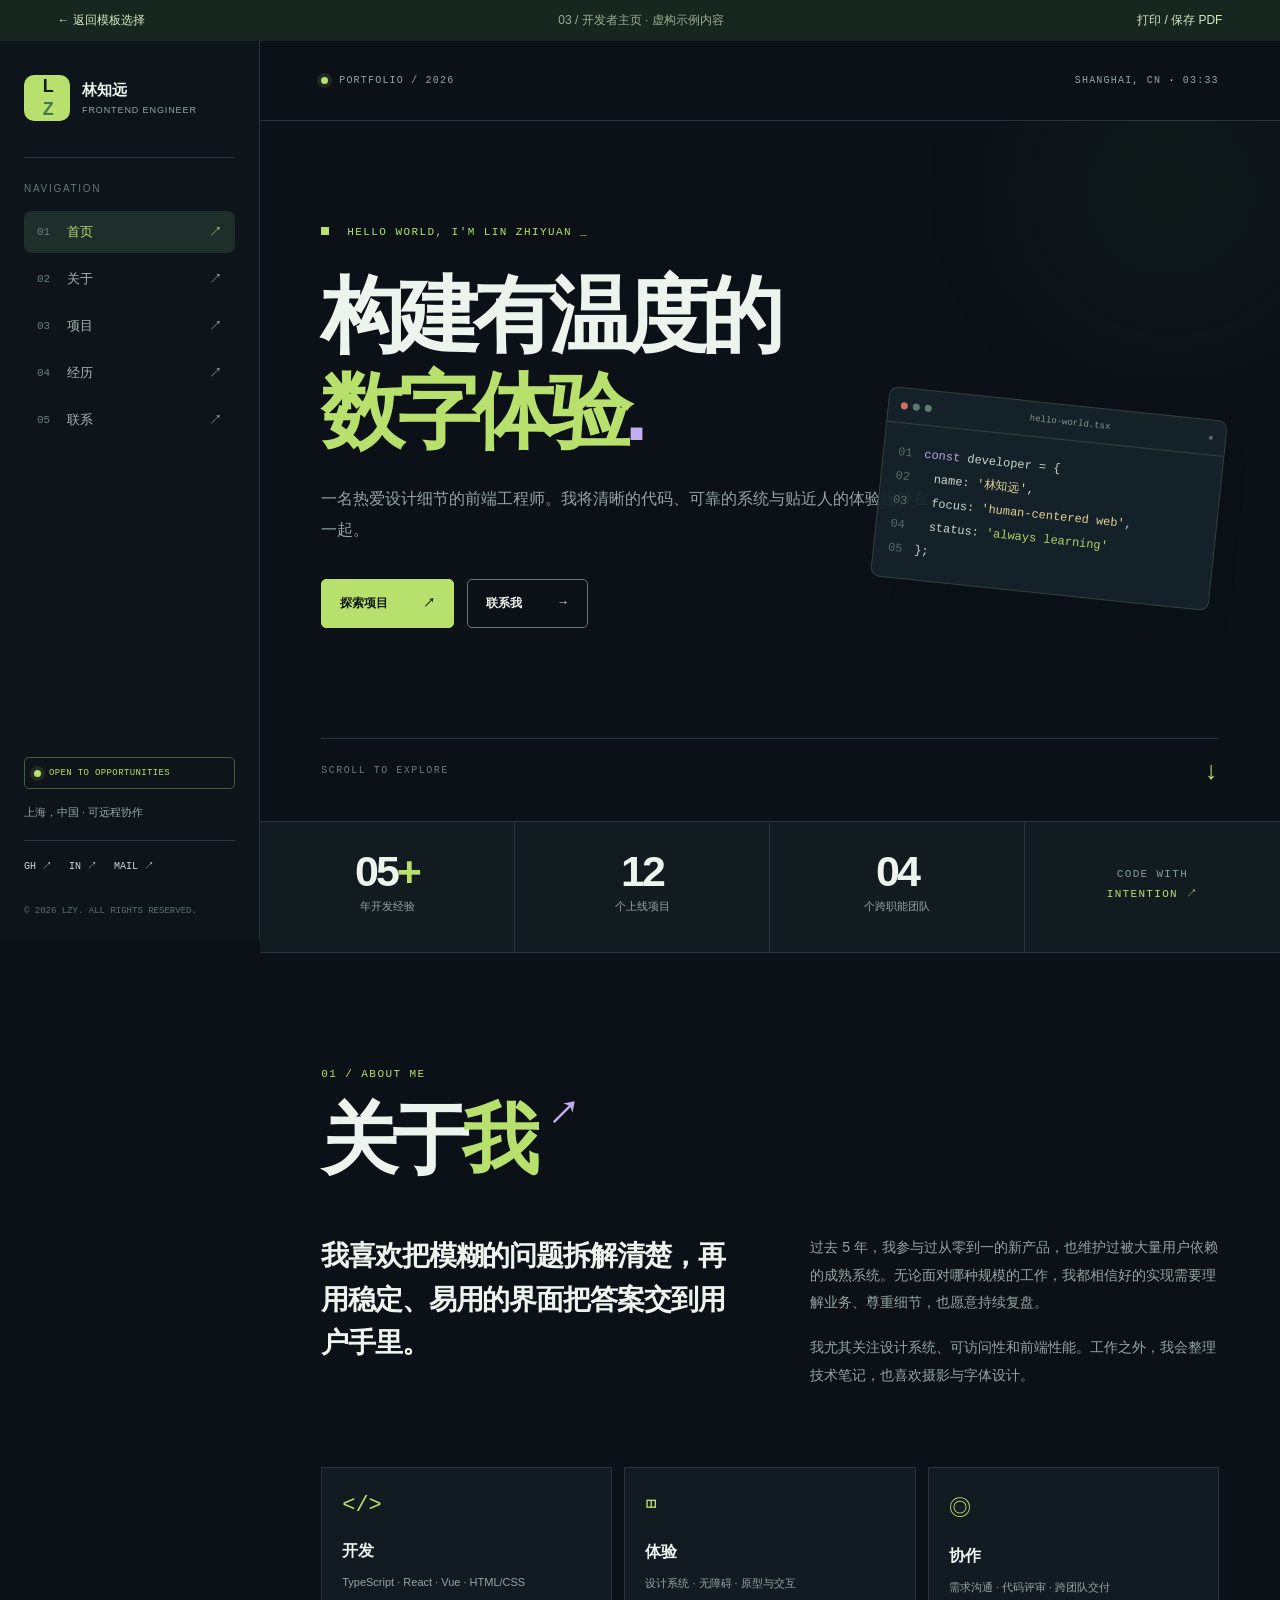
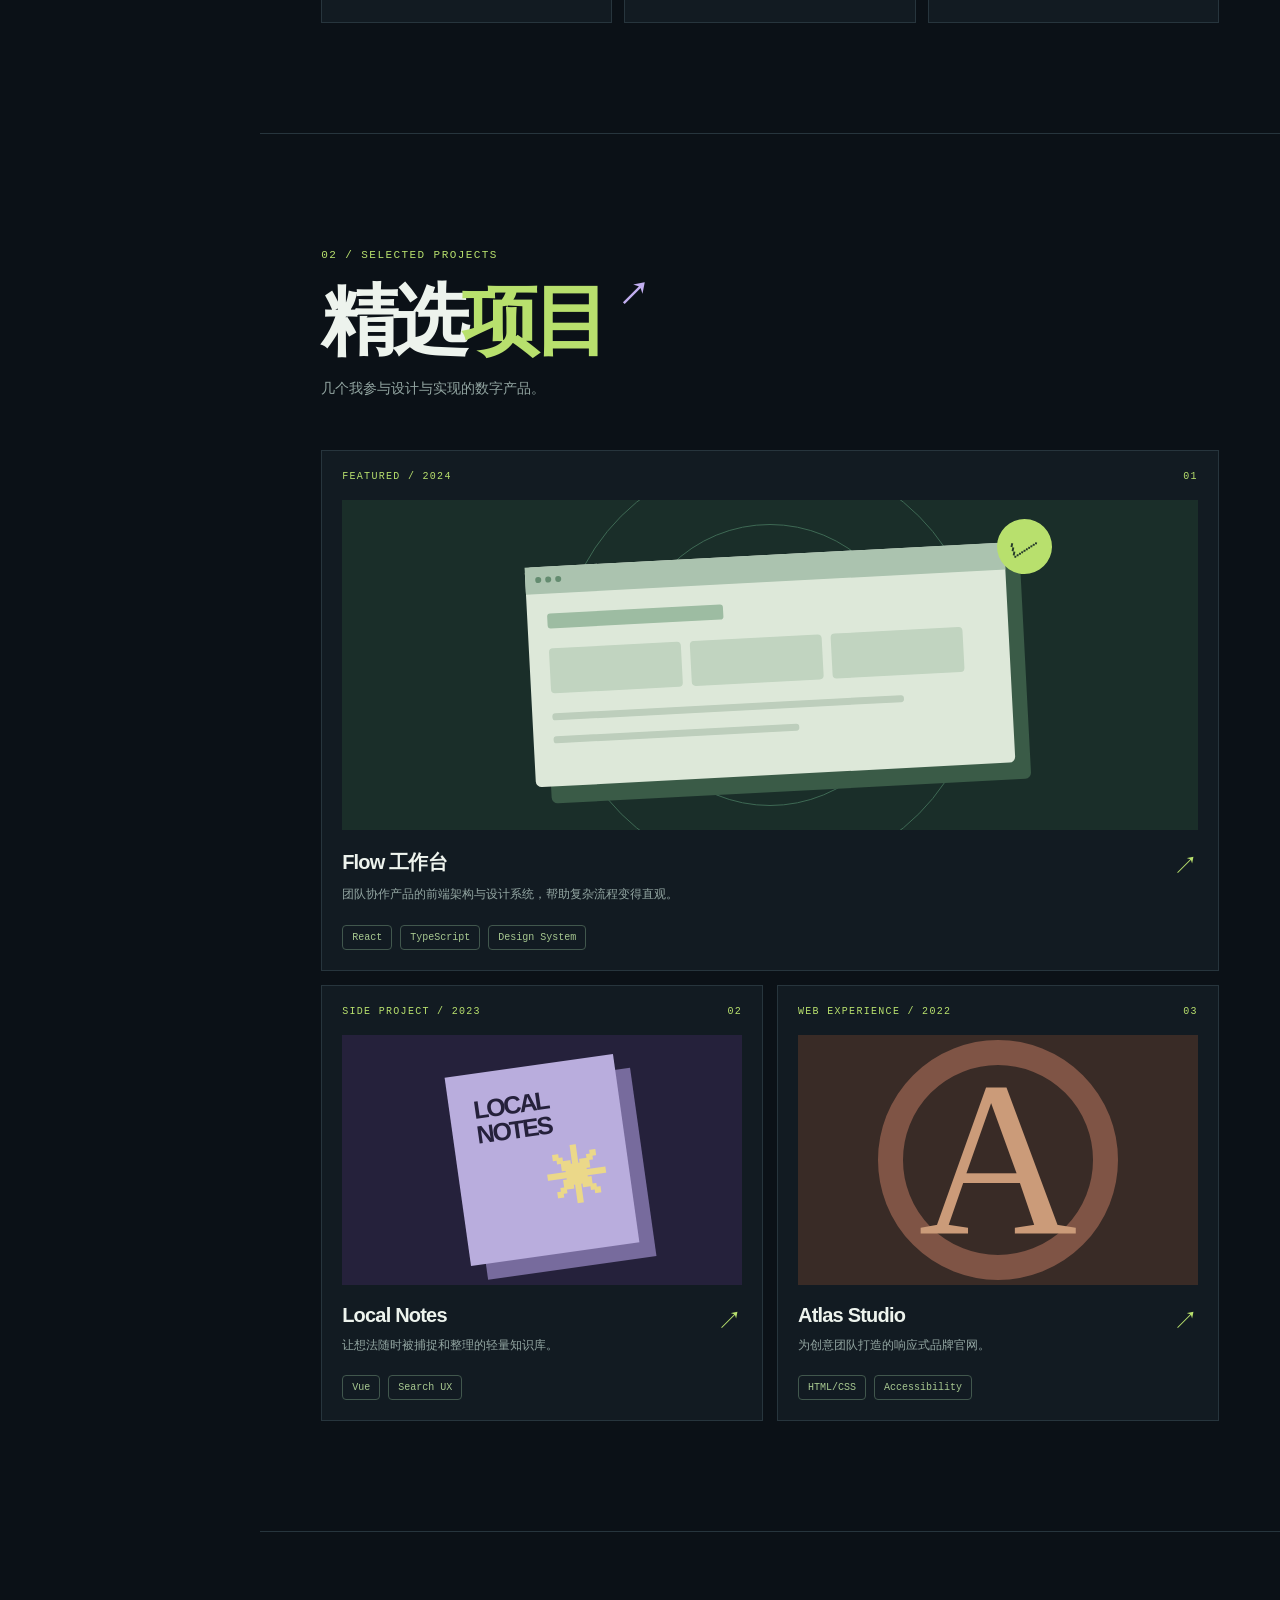
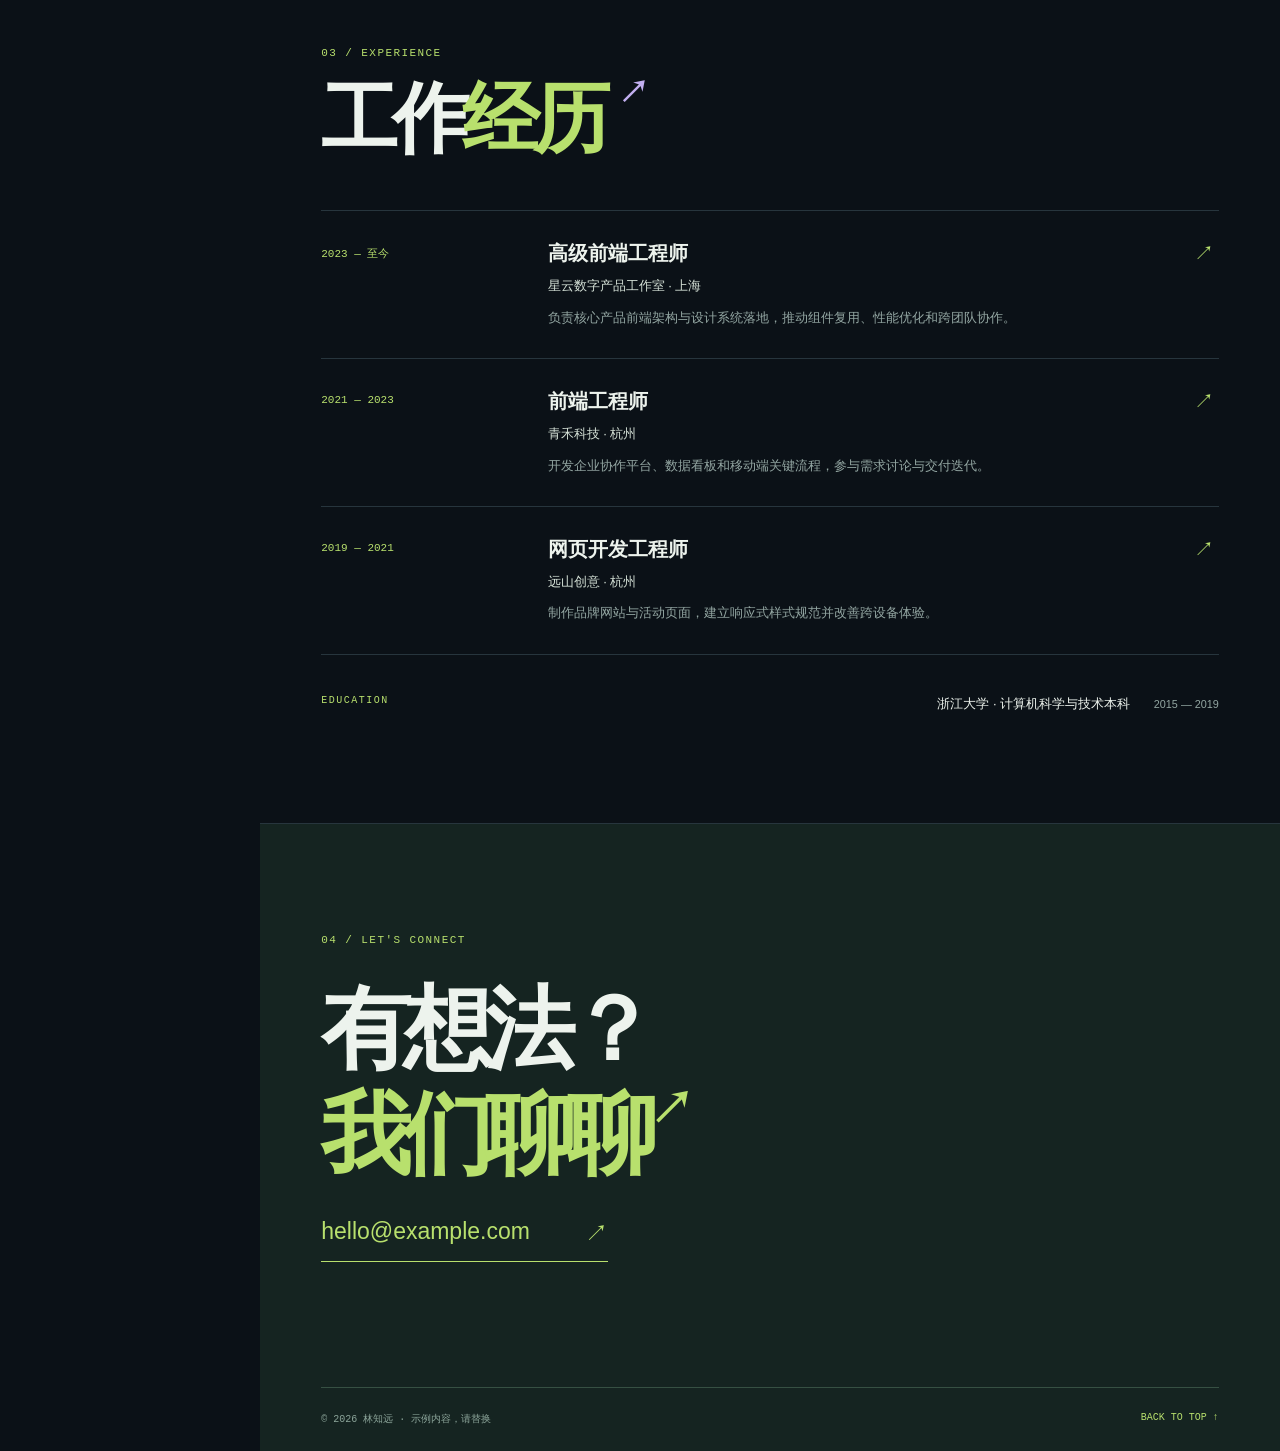
<file: templates/developer.html>
<!doctype html>
<html lang="zh-CN">
<head>
  <meta charset="utf-8">
  <meta name="viewport" content="width=device-width, initial-scale=1">
  <meta name="description" content="开发者主页模板：深色界面，展示工程能力、项目与工作经历。">
  <title>林知远 · 开发者主页（示例）</title>
  <link rel="stylesheet" href="../assets/common.css">
  <link rel="stylesheet" href="../assets/developer.css">
</head>
<body>
  <div class="demo-bar"><a href="../index.html">← 返回模板选择</a><span class="demo-note">03 / 开发者主页 · 虚构示例内容</span><div class="demo-bar-actions"><button type="button" onclick="window.print()">打印 / 保存 PDF</button></div></div>
  <div class="shell"><aside class="sidebar"><a class="identity" href="#top"><span class="avatar">L<span>Z</span></span><span class="identity-text"><strong>林知远</strong><small>FRONTEND ENGINEER</small></span></a><div class="sidebar-rule"></div><p class="nav-caption">NAVIGATION</p><nav aria-label="页面导航"><a href="#top"><span>01</span> 首页 <i>↗</i></a><a href="#about"><span>02</span> 关于 <i>↗</i></a><a href="#projects"><span>03</span> 项目 <i>↗</i></a><a href="#experience"><span>04</span> 经历 <i>↗</i></a><a href="#contact"><span>05</span> 联系 <i>↗</i></a></nav><div class="sidebar-bottom"><span class="availability"><i></i> OPEN TO OPPORTUNITIES</span><p>上海，中国 · 可远程协作</p><div><a href="https://github.com/" target="_blank" rel="noopener noreferrer">GH ↗</a><a href="https://www.linkedin.com/" target="_blank" rel="noopener noreferrer">IN ↗</a><a href="mailto:hello@example.com">MAIL ↗</a></div><small>© 2026 LZY. ALL RIGHTS RESERVED.</small></div></aside>
  <main id="top"><header class="topline"><span><i></i> PORTFOLIO / 2026</span><span>SHANGHAI, CN <b>·</b> <time id="clock">LOCAL TIME</time></span></header>
    <section class="hero"><div class="hero-kicker"><span class="square"></span> HELLO WORLD, I'M LIN ZHIYUAN <span class="cursor">_</span></div><h1>构建有温度的<br><em>数字体验<span>.</span></em></h1><p class="hero-intro">一名热爱设计细节的前端工程师。我将清晰的代码、可靠的系统与贴近人的体验连接在一起。</p><div class="hero-actions"><a href="#projects">探索项目 <span>↗</span></a><a href="mailto:hello@example.com">联系我 <span>→</span></a></div><div class="hero-code" aria-hidden="true"><div class="code-top"><span><i></i><i></i><i></i></span><small>hello-world.tsx</small><small>⌘</small></div><div class="code-lines"><div><b>01</b><span class="purple">const</span> developer = {</div><div><b>02</b>　name: <span class="yellow">'林知远'</span>,</div><div><b>03</b>　focus: <span class="yellow">'human-centered web'</span>,</div><div><b>04</b>　status: <span class="green">'always learning'</span></div><div><b>05</b>};</div></div></div><div class="hero-bottom"><span>SCROLL TO EXPLORE</span><span>↓</span></div></section>
    <section class="metrics" aria-label="个人概况"><div><strong>05<span>+</span></strong><small>年开发经验</small></div><div><strong>12</strong><small>个上线项目</small></div><div><strong>04</strong><small>个跨职能团队</small></div><div class="metric-note">CODE WITH<br><span>INTENTION ↗</span></div></section>
    <section class="section about" id="about"><div class="section-head"><span>01 / ABOUT ME</span><h2>关于<span>我</span><i>↗</i></h2></div><div class="about-grid"><p class="about-lead">我喜欢把模糊的问题拆解清楚，再用稳定、易用的界面把答案交到用户手里。</p><div><p>过去 5 年，我参与过从零到一的新产品，也维护过被大量用户依赖的成熟系统。无论面对哪种规模的工作，我都相信好的实现需要理解业务、尊重细节，也愿意持续复盘。</p><p>我尤其关注设计系统、可访问性和前端性能。工作之外，我会整理技术笔记，也喜欢摄影与字体设计。</p></div></div><div class="stack"><div><span class="stack-icon">&lt;/&gt;</span><strong>开发</strong><p>TypeScript · React · Vue · HTML/CSS</p></div><div><span class="stack-icon">◫</span><strong>体验</strong><p>设计系统 · 无障碍 · 原型与交互</p></div><div><span class="stack-icon">◎</span><strong>协作</strong><p>需求沟通 · 代码评审 · 跨团队交付</p></div></div></section>
    <section class="section projects" id="projects"><div class="section-head"><span>02 / SELECTED PROJECTS</span><h2>精选<span>项目</span><i>↗</i></h2><p>几个我参与设计与实现的数字产品。</p></div><div class="project-grid"><article class="project-card featured"><div class="project-meta"><span>FEATURED / 2024</span><span>01</span></div><div class="project-art flow-art" aria-hidden="true"><div class="flow-window"><div class="flow-window-top"><i></i><i></i><i></i></div><div class="flow-window-inner"><span></span><div><i></i><i></i><i></i></div><p></p><p></p></div></div><span class="floating-check">✓</span></div><div class="project-info"><div><h3>Flow 工作台</h3><p>团队协作产品的前端架构与设计系统，帮助复杂流程变得直观。</p></div><span>↗</span></div><div class="chips"><span>React</span><span>TypeScript</span><span>Design System</span></div></article><article class="project-card"><div class="project-meta"><span>SIDE PROJECT / 2023</span><span>02</span></div><div class="project-art notes-art" aria-hidden="true"><div class="notes-square"><span>LOCAL<br>NOTES</span><i>✳</i></div></div><div class="project-info"><div><h3>Local Notes</h3><p>让想法随时被捕捉和整理的轻量知识库。</p></div><span>↗</span></div><div class="chips"><span>Vue</span><span>Search UX</span></div></article><article class="project-card"><div class="project-meta"><span>WEB EXPERIENCE / 2022</span><span>03</span></div><div class="project-art atlas-art" aria-hidden="true"><div class="atlas-rings"></div><span>A</span></div><div class="project-info"><div><h3>Atlas Studio</h3><p>为创意团队打造的响应式品牌官网。</p></div><span>↗</span></div><div class="chips"><span>HTML/CSS</span><span>Accessibility</span></div></article></div></section>
    <section class="section experience" id="experience"><div class="section-head"><span>03 / EXPERIENCE</span><h2>工作<span>经历</span><i>↗</i></h2></div><div class="job-list"><article><div class="job-date">2023 — 至今</div><div><h3>高级前端工程师</h3><p class="job-company">星云数字产品工作室 · 上海</p><p>负责核心产品前端架构与设计系统落地，推动组件复用、性能优化和跨团队协作。</p></div><span>↗</span></article><article><div class="job-date">2021 — 2023</div><div><h3>前端工程师</h3><p class="job-company">青禾科技 · 杭州</p><p>开发企业协作平台、数据看板和移动端关键流程，参与需求讨论与交付迭代。</p></div><span>↗</span></article><article><div class="job-date">2019 — 2021</div><div><h3>网页开发工程师</h3><p class="job-company">远山创意 · 杭州</p><p>制作品牌网站与活动页面，建立响应式样式规范并改善跨设备体验。</p></div><span>↗</span></article></div><div class="education"><span>EDUCATION</span><p>浙江大学 · 计算机科学与技术本科 <small>2015 — 2019</small></p></div></section>
    <footer id="contact"><span class="footer-label">04 / LET'S CONNECT</span><h2>有想法？<br><em>我们聊聊<span>↗</span></em></h2><a class="email-link" href="mailto:hello@example.com">hello@example.com <span>↗</span></a><div class="footer-bottom"><span>© 2026 林知远 · 示例内容，请替换</span><a href="#top">BACK TO TOP ↑</a></div></footer>
  </main></div>
  <script>document.getElementById('clock').textContent=new Intl.DateTimeFormat('zh-CN',{timeZone:'Asia/Shanghai',hour:'2-digit',minute:'2-digit',hour12:false}).format(new Date())</script>
</body>
</html>
</file>
<file: assets/common.css>
*{box-sizing:border-box}html{scroll-behavior:smooth}body{margin:0}a{color:inherit}button{font:inherit;cursor:pointer}::selection{background:#d9a986;color:#142624}.demo-bar{position:relative;z-index:2;display:flex;justify-content:space-between;align-items:center;gap:20px;padding:12px 4.5%;font:12px Arial,"PingFang SC",sans-serif}.demo-bar a{text-decoration:none}.demo-bar a:hover{text-decoration:underline}.demo-bar-actions{display:flex;align-items:center;gap:22px}.demo-bar button{border:0;background:none;padding:0;color:inherit}.demo-bar button:hover{text-decoration:underline}.demo-note{opacity:.7}.sr-only{position:absolute;width:1px;height:1px;padding:0;margin:-1px;overflow:hidden;clip:rect(0,0,0,0);white-space:nowrap;border:0}@media(max-width:560px){.demo-note{display:none}.demo-bar{font-size:11px;padding:11px 5%}}@media print{.demo-bar,.no-print{display:none!important}html{scroll-behavior:auto}a{text-decoration:none!important}}
</file>
<file: assets/classic.css>
:root{--paper:#f6f5ef;--ink:#203a36;--soft:#58706b;--line:#ced5ca;--green:#547b6f;--rust:#c77550}body{background:var(--paper);color:var(--ink);font-family:Arial,"PingFang SC","Microsoft YaHei",sans-serif}.demo-bar{background:#dbe5db;color:#244640}.site-header{max-width:1340px;margin:auto;height:93px;padding:0 4.5%;display:flex;align-items:center;justify-content:space-between;border-bottom:1px solid var(--line)}.wordmark{text-decoration:none;font:700 24px Georgia,serif;letter-spacing:-.05em}.wordmark span{color:var(--rust)}.site-header nav{display:flex;gap:38px}.site-header nav a,.header-email{font-size:13px;text-decoration:none}.site-header nav a:hover,.header-email:hover{color:var(--rust)}.header-email{border-bottom:1px solid var(--ink);padding-bottom:5px}.header-email span{margin-left:10px}.wrap{max-width:1340px;padding-left:4.5%;padding-right:4.5%;margin:auto}.hero{display:grid;grid-template-columns:1.12fr .88fr;gap:5%;min-height:678px;align-items:center;padding-top:55px;padding-bottom:75px}.hero-copy{padding-top:15px}.kicker,.footer-kicker{display:flex;align-items:center;gap:11px;color:var(--green);font-size:11px;font-weight:700;letter-spacing:.14em}.status-dot{height:8px;width:8px;border-radius:50%;background:#80a47b}.dash{color:#a5b2a8;margin:0 4px}.hero h1,.section-body h2,.footer-inner h2{font-family:Georgia,"Songti SC","Noto Serif CJK SC",serif;font-weight:400;letter-spacing:-.075em;line-height:1.17}.hero h1{font-size:clamp(70px,7.5vw,122px);margin:30px 0 20px}.hero h1 em,.section-body h2 em,.footer-inner h2 em{font-weight:400;color:var(--green)}.role{font-size:19px;letter-spacing:.05em;margin:0 0 25px}.hero-desc{max-width:560px;line-height:1.85;color:var(--soft);font-size:15px}.hero-links{display:flex;align-items:center;gap:32px;margin-top:36px}.primary-link,.secondary-link{text-decoration:none;font-size:13px;font-weight:700}.primary-link{background:var(--ink);color:white;padding:17px 22px;display:inline-flex;gap:28px;align-items:center}.primary-link:hover{background:var(--green)}.secondary-link{border-bottom:1px solid var(--ink);padding-bottom:6px;display:inline-flex;gap:26px}.hero-art{position:relative;max-width:485px;width:100%;justify-self:end}.portrait-frame{height:500px;position:relative;overflow:hidden;background:#e1e8df;border-radius:48% 48% 3px 3px}.portrait-sun{position:absolute;width:265px;height:265px;background:#d0dbc8;border-radius:50%;top:67px;left:50%;transform:translateX(-50%)}.portrait-head{position:absolute;width:148px;height:180px;background:#b46b4e;border-radius:44% 44% 45% 45%;top:149px;left:50%;transform:translateX(-50%);box-shadow:inset -15px -7px 0 #a45840}.portrait-head:before{content:"";position:absolute;width:158px;height:70px;background:#273b36;border-radius:70% 68% 20% 10%;top:-10px;left:-5px;transform:rotate(-9deg)}.portrait-neck{position:absolute;width:68px;height:80px;background:#aa6046;top:295px;left:50%;transform:translateX(-50%)}.portrait-body{position:absolute;width:315px;height:245px;background:#54786e;border-radius:47% 47% 0 0;bottom:-26px;left:50%;transform:translateX(-50%);box-shadow:inset -30px 0 0 #3f685f}.portrait-body:after{content:"";position:absolute;width:105px;height:150px;background:#f2ede4;clip-path:polygon(0 0,100% 0,50% 100%);top:0;left:105px}.portrait-line{position:absolute;border:1px solid #88a393;border-radius:50%;width:390px;height:390px;left:50%;transform:translateX(-50%)}.portrait-line.one{top:21px}.portrait-line.two{top:45px;width:340px;height:340px}.art-caption{display:flex;justify-content:space-between;padding-top:12px;font-size:10px;letter-spacing:.1em;color:#688078}.art-cross{position:absolute;font:24px Georgia,serif;color:var(--rust)}.cross-a{top:40px;right:-23px}.cross-b{bottom:50px;left:-28px}.summary-strip{background:#e6ebe3}.summary-inner{min-height:145px;display:flex;align-items:center;justify-content:space-between;gap:25px}.summary-inner>div{display:flex;align-items:baseline;gap:15px}.summary-inner strong{font:400 54px Georgia,serif;letter-spacing:-.06em}.summary-inner strong span{font-size:28px}.summary-inner small{color:var(--soft);font-size:12px}.summary-inner p{font:italic 18px/1.6 Georgia,"Songti SC",serif;color:var(--green)}.content-section{display:grid;grid-template-columns:22% 78%;gap:0;padding-top:110px;padding-bottom:110px;border-bottom:1px solid var(--line)}.section-label{display:flex;align-items:start;gap:16px;padding-top:12px}.section-label span{font:italic 16px Georgia,serif;color:var(--rust)}.section-label p{font-size:11px;font-weight:700;letter-spacing:.13em;line-height:1.75;margin:0}.section-body h2{font-size:clamp(44px,5vw,70px);margin:0 0 48px}.about-columns{display:grid;grid-template-columns:1fr 1fr;gap:45px}.about-columns p,.timeline-item p,.project p,.education-note{font-size:14px;line-height:1.9;color:var(--soft);margin:0}.timeline{border-top:1px solid var(--ink)}.timeline-item{display:grid;grid-template-columns:22% 1fr 30px;gap:20px;padding:29px 0 33px;border-bottom:1px solid var(--line)}.time,.project-number{font-size:11px;font-weight:700;letter-spacing:.06em;color:var(--rust);padding-top:8px}.timeline-item h3,.project h3{font-size:23px;font-weight:500;letter-spacing:-.04em;margin:0 0 8px}.timeline-item .company{font-size:12px;color:var(--ink);margin-bottom:12px;font-weight:700}.item-arrow{font-size:21px;color:var(--green)}.project-list{display:grid;gap:16px}.project{display:grid;grid-template-columns:18% 1fr 110px;gap:25px;min-height:205px;padding:28px;background:#e9eee7}.project:nth-child(2){background:#eee9e1}.project p{max-width:465px}.tags,.skill-tags{display:flex;flex-wrap:wrap;gap:8px;margin-top:18px}.tags span{font-size:11px;color:var(--green);border:1px solid #aebeb2;padding:6px 9px}.project-mark{align-self:center;width:100px;height:100px;border-radius:50%;display:flex;align-items:center;justify-content:center;background:#cadbd0;font:50px Georgia,serif;color:#406b5d}.project-mark span{font:16px Arial,sans-serif;align-self:flex-start;margin-top:21px}.project-mark.second{background:#dbc9b3;color:#97634c}.skill-columns{display:grid;grid-template-columns:1fr 1fr;gap:55px}.skill-columns h3{font-size:16px;margin:0 0 20px}.skill-tags{margin:0}.skill-tags span{font-size:12px;padding:10px 13px;background:#e9eee7;color:var(--green)}.education-title{font-weight:700;margin:0 0 8px}.education-time{font-size:12px;color:var(--rust);margin:0 0 15px}.skill-section{border:0}footer{background:#203b36;color:#f6f5ef}.footer-inner{display:flex;justify-content:space-between;gap:55px;padding-top:88px;padding-bottom:60px}.footer-kicker{color:#afc8b9}.footer-inner h2{font-size:clamp(52px,6vw,82px);margin:22px 0 24px}.footer-inner h2 em{color:#a5c2ae}.footer-mail{font-size:21px;text-decoration:none;border-bottom:1px solid #aec6b5;padding-bottom:9px}.footer-side{align-self:end;width:285px}.footer-side p{font-size:14px;line-height:1.8;color:#c1d1c6;margin-bottom:28px}.footer-links{display:flex;gap:25px;margin-bottom:55px}.footer-links a{text-decoration:none;font-size:12px}.footer-side span{font-size:10px;color:#9ab0a4}@media(max-width:900px){.hero{min-height:auto;padding-top:80px;padding-bottom:80px}.portrait-frame{height:400px}.hero h1{font-size:72px}.summary-inner strong{font-size:40px}.content-section{grid-template-columns:17% 83%}.project{grid-template-columns:1fr 85px}.project-number{grid-column:1/-1}.project-mark{grid-column:2;grid-row:2;width:80px;height:80px}}@media(max-width:700px){.site-header{height:70px}.site-header nav{gap:14px}.site-header nav a{font-size:11px}.header-email{display:none}.hero{display:block;padding-top:65px}.hero h1{font-size:clamp(64px,13vw,85px)}.hero-desc{max-width:570px}.hero-art{margin:60px auto 0;max-width:360px}.portrait-frame{height:370px}.summary-inner{display:grid;grid-template-columns:repeat(3,1fr);padding-top:25px;padding-bottom:25px}.summary-inner>div{display:block}.summary-inner p{display:none}.summary-inner small{display:block}.content-section{display:block;padding-top:70px;padding-bottom:70px}.section-label{margin-bottom:28px}.section-body h2{margin-bottom:32px}.about-columns,.skill-columns{grid-template-columns:1fr;gap:22px}.timeline-item{grid-template-columns:110px 1fr 15px;gap:12px}.footer-inner{display:block;padding-top:70px}.footer-side{width:auto;margin-top:48px}.footer-links{margin-bottom:30px}}@media(max-width:420px){.hero h1{font-size:59px}.hero-links{gap:16px}.primary-link{padding:15px;gap:9px}.summary-inner strong{font-size:33px}.summary-inner small{font-size:10px}.timeline-item{grid-template-columns:1fr 20px}.timeline-item .time{grid-column:1/-1}.timeline-item>div:nth-child(2){grid-column:1}.item-arrow{grid-column:2;grid-row:2}.project{padding:20px;grid-template-columns:1fr 65px}.project-mark{width:60px;height:60px;font-size:35px}.project-mark span{font-size:12px;margin-top:10px}.hero-art .art-cross{display:none}}@media print{body{background:#fff;color:#000}.site-header,.hero-art,.summary-strip,.hero-links,.footer-links{display:none}.hero{display:block;min-height:0;padding-top:18px;padding-bottom:18px}.hero h1{font-size:45px;margin:10px 0}.hero-desc{max-width:none}.content-section{display:block;padding-top:25px;padding-bottom:25px;break-inside:avoid}.section-label{margin-bottom:12px}.section-body h2{font-size:30px;margin-bottom:14px}.timeline-item{padding:10px 0;break-inside:avoid}.project{min-height:0;break-inside:avoid}.project-mark{display:none}.footer-inner{padding:25px 4.5%;display:block}.footer-inner h2{font-size:35px}.footer-side{display:none}}

/* The selected résumé uses the portrait supplied with the source CV. */
.profile-photo{display:block;width:100%;height:100%;object-fit:cover;object-position:center 24%}
.project-mark{font-size:37px}
@media(max-width:420px){.project-mark{font-size:25px}}
.footer-side .footer-links{display:block}
.footer-side .footer-links a{display:block;line-height:1.6;overflow-wrap:anywhere;margin-bottom:10px}
.footer-mail{font-size:clamp(15px,1.45vw,21px);overflow-wrap:anywhere}
@media print{.footer-side{display:block;width:auto;margin-top:12px}.footer-side p,.footer-side>span{display:none}.footer-side .footer-links{display:flex;gap:24px;margin:0}.footer-side .footer-links a{font-size:10px;color:#fff;margin:0}}
@media print{footer{background:#fff;color:#111}.footer-inner h2 em,.footer-kicker{color:#356b58}.footer-mail{color:#111;border-color:#111}.footer-side .footer-links a{color:#111}}
</file>
<file: assets/gallery.css>
:root{color-scheme:light;--ink:#1b2624;--muted:#64716d;--line:#d6ddd6;--paper:#f7f8f2;--accent:#de5c3b}*{box-sizing:border-box}html{scroll-behavior:smooth}body{margin:0;background:var(--paper);color:var(--ink);font-family:Arial,"PingFang SC","Microsoft YaHei",sans-serif}a{color:inherit;text-decoration:none}.page-shell{max-width:1450px;margin:auto;padding:0 5.5%}.topbar{height:102px;display:flex;align-items:center;justify-content:space-between;border-bottom:1px solid var(--line)}.brand{display:flex;align-items:center;gap:13px;font-size:10px;font-weight:800;letter-spacing:.2em;line-height:1.3}.brand-mark{font-family:Georgia,serif;font-size:45px;letter-spacing:-.11em;line-height:1}.brand-mark span{color:var(--accent)}.topbar-note,.eyebrow,.section-heading,.card-index,.card-tag,.small-label,footer{font-size:11px;letter-spacing:.14em;font-weight:700}.topbar-note{display:flex;align-items:center;gap:15px;color:#68746e}.live-dot{height:8px;width:8px;background:#83a77c;border-radius:50%;box-shadow:0 0 0 4px #e2ebdb}.intro{padding:94px 0 80px}.eyebrow{display:flex;align-items:center;gap:15px;color:var(--accent)}.eyebrow-line{width:32px;border-top:1px solid currentColor}.intro h1{font-family:Georgia,"Songti SC","Noto Serif CJK SC",serif;font-size:clamp(72px,10vw,145px);font-weight:400;letter-spacing:-.09em;line-height:1.08;margin:28px 0 48px}.intro h1 em{font-weight:400;color:#779087}.intro-bottom{display:flex;justify-content:space-between;gap:30px;align-items:end}.intro-bottom p{font-size:18px;line-height:1.8;max-width:530px;margin:0;color:#586660}.intro-count{display:flex;align-items:end;gap:16px;padding-right:4px}.intro-count strong{font-family:Georgia,serif;font-size:71px;font-weight:400;line-height:.9;color:var(--accent)}.intro-count span{font-size:11px;letter-spacing:.1em;line-height:1.8;color:#63716a}.collection{padding:24px 0 100px}.section-heading{display:flex;justify-content:space-between;padding:22px 0 32px;border-top:1px solid var(--ink)}.section-heading span:last-child{color:#5d6b66}.template-grid{display:grid;grid-template-columns:repeat(3,minmax(0,1fr));gap:22px}.template-card{min-width:0}.preview{position:relative;display:block;height:315px;overflow:hidden;background:#e8e7df;transition:transform .25s ease,box-shadow .25s ease}.preview:hover{transform:translateY(-6px);box-shadow:0 18px 34px #26362c21}.preview iframe{position:absolute;top:0;left:0;width:1100px;height:830px;border:0;pointer-events:none;transform:scale(.39);transform-origin:top left}.preview-creative{background:#e7e0f3}.preview-developer{background:#0e151a}.preview-open{position:absolute;right:18px;bottom:18px;width:40px;height:40px;border-radius:50%;background:var(--paper);display:grid;place-items:center;font-size:22px;box-shadow:0 3px 15px #0002}.card-meta{display:flex;align-items:center;justify-content:space-between;gap:12px;margin:25px 0 13px}.card-index{color:var(--accent)}.card-tag{letter-spacing:.06em;color:#708079;background:#e8ede4;padding:7px 10px;border-radius:100px}.template-card h2{font-family:Georgia,"Songti SC",serif;font-size:32px;font-weight:400;letter-spacing:-.06em;margin:0 0 12px}.template-card p{font-size:14px;line-height:1.8;color:var(--muted);margin:0;min-height:76px}.card-link{display:inline-flex;justify-content:space-between;gap:40px;border-bottom:1px solid var(--ink);padding:0 0 9px;margin-top:22px;font-size:13px;font-weight:700}.card-link:hover{color:var(--accent);border-color:var(--accent)}.next-step{background:#dfe8dc;min-height:308px;display:flex;align-items:end;justify-content:space-between;gap:50px;padding:55px 5.5%;margin:0 -6.18%}.small-label{color:var(--accent)}.next-step h2{font-family:Georgia,"Songti SC",serif;font-size:clamp(37px,5vw,66px);line-height:1.25;font-weight:400;letter-spacing:-.07em;margin:20px 0 0}.next-step h2 i{font-weight:400;color:#667e71}.next-step p{font-size:14px;line-height:1.9;color:#52645b;max-width:330px;margin:0 0 8px}footer{height:100px;display:flex;justify-content:space-between;align-items:center;color:#748178}@media(max-width:1100px){.preview iframe{transform:scale(.32)}.preview{height:260px}.template-grid{gap:16px}}@media(max-width:760px){.page-shell{padding:0 6%}.topbar{height:78px}.topbar-note{font-size:9px}.intro{padding:75px 0 65px}.intro h1{font-size:clamp(55px,12vw,89px);margin:28px 0 30px}.intro-bottom{align-items:start}.intro-bottom p{font-size:15px}.intro-count{display:none}.template-grid{grid-template-columns:1fr;gap:52px}.preview{height:300px}.preview iframe{transform:scale(.55)}.section-heading{font-size:10px}.template-card p{min-height:auto}.collection{padding-bottom:70px}.next-step{display:block;margin:0 -6.82%;padding:55px 6%}.next-step p{margin-top:28px}.next-step h2{font-size:43px}footer{font-size:9px}}@media(max-width:460px){.preview iframe{transform:scale(.38)}.preview{height:260px}.topbar-note{letter-spacing:0}.intro h1{font-size:clamp(44px,12.7vw,56px)}.section-heading span:last-child{display:none}}@media(prefers-reduced-motion:reduce){html{scroll-behavior:auto}.preview{transition:none}}
</file>
<file: assets/creative.css>
:root{--ink:#24264e;--orange:#f06042;--lavender:#e8e3f2;--paper:#faf8f2;--purple:#b4a6cf}body{background:var(--paper);color:var(--ink);font-family:Arial,"PingFang SC","Microsoft YaHei",sans-serif}a{text-decoration:none}.demo-bar{background:#d9d1e7;color:#29224f}.creative-header{height:92px;display:flex;align-items:center;justify-content:space-between;padding:0 5%;max-width:1600px;margin:auto}.logo{font-weight:900;font-size:27px;letter-spacing:-.12em}.logo span{font-size:21px;color:var(--orange);padding:0 3px}.creative-header nav{display:flex;gap:35px}.creative-header nav a{font-size:13px;font-weight:700}.creative-header nav a:hover{color:var(--orange)}.header-tag{font-size:11px;font-weight:800;letter-spacing:.12em;border:1px solid var(--ink);border-radius:50px;padding:10px 14px}.hero{padding:38px 5% 80px;max-width:1600px;margin:auto}.hero-topline{display:flex;justify-content:space-between;font-size:11px;font-weight:800;letter-spacing:.13em;border-top:1px solid var(--ink);padding-top:18px}.hero-topline span span{color:var(--orange)}.hero h1{font-size:clamp(84px,12vw,190px);font-weight:900;letter-spacing:-.105em;line-height:.98;margin:60px 0 28px}.outlined{color:transparent;-webkit-text-stroke:2px var(--ink)}.orange-text{color:var(--orange)}.asterisk{font-size:.42em;vertical-align:top;margin-left:.1em;display:inline-block;transform:rotate(-15deg)}.hero-lower{display:grid;grid-template-columns:1fr 1fr 1fr;align-items:end;gap:35px;min-height:255px}.intro-pill{display:flex;gap:18px;align-items:center;padding-bottom:35px}.smiley{width:56px;height:56px;border:2px solid var(--ink);border-radius:50%;display:grid;place-items:center;font-size:35px;transform:rotate(-15deg);flex:none}.intro-pill p{font-size:14px;line-height:1.75;margin:0}.hero-visual{height:235px;background:#b7a7d3;border-radius:120px 120px 12px 12px;position:relative;overflow:hidden;display:flex;align-items:center;justify-content:center;transform:rotate(5deg)}.hero-visual:before{content:"";position:absolute;width:160px;height:160px;border-radius:50%;background:#e8dfed;left:-25px;bottom:-73px}.hero-visual:after{content:"";position:absolute;width:110px;height:110px;border-radius:50%;background:var(--orange);right:-42px;top:-40px}.hero-visual>span{font-size:37px;font-weight:900;letter-spacing:-.08em;line-height:.92;z-index:1;transform:rotate(-5deg)}.hero-visual b{position:absolute;z-index:1;font-size:55px;font-weight:400;right:40px;bottom:20px}.orbit{position:absolute;width:270px;height:270px;border:1px solid #fff7;border-radius:50%;transform:rotate(30deg)}.orbit-two{width:350px;height:350px}.scroll-link{justify-self:end;font-size:12px;font-weight:700;letter-spacing:.1em;border-bottom:1px solid var(--ink);padding-bottom:10px;display:flex;gap:35px}.scroll-link span{font-size:21px;line-height:.5}.marquee{background:var(--ink);color:#faf8f2;overflow:hidden;white-space:nowrap;font-size:clamp(16px,2.3vw,30px);font-weight:900;letter-spacing:.07em;padding:21px 0}.marquee div{display:block;text-align:center}.marquee span{color:var(--orange);margin:0 22px}.section-wrap{max-width:1600px;margin:auto;padding-left:5%;padding-right:5%}.work-section{padding-top:110px;padding-bottom:120px}.section-title>span,.about-heading>span,.toolbox span,footer .footer-grid>div>span{font-size:11px;font-weight:800;letter-spacing:.15em;color:var(--orange)}.section-title h2{font-size:clamp(60px,8vw,110px);font-weight:900;letter-spacing:-.09em;line-height:1;margin:20px 0 13px}.section-title h2 span{color:var(--orange)}.section-title h2 i{font-size:.4em;font-style:normal;vertical-align:top;margin-left:25px}.section-title p{font-size:15px;line-height:1.7;margin:0 0 48px;color:#626484}.work-grid{display:grid;grid-template-columns:1fr 1fr;gap:20px}.work-card{padding:25px;background:#e7e1f0;min-height:520px;display:flex;flex-direction:column}.work-large{grid-column:1/-1;min-height:570px;background:#c9d7cb}.work-small{background:#e6dff0}.warm-card{background:#eed8c9}.card-top{display:flex;justify-content:space-between;font-size:11px;font-weight:800;letter-spacing:.12em}.card-visual{position:relative;flex:1;min-height:310px;display:flex;align-items:center;justify-content:center;overflow:hidden}.work-large .card-visual{min-height:385px}.flow-art:before,.flow-art:after{content:"";position:absolute;border-radius:50%;width:400px;height:400px;background:#d5e2d5}.flow-art:before{left:10%;top:-70%}.flow-art:after{right:1%;bottom:-74%;background:#acc4b3}.flow-panel{position:relative;z-index:1;width:min(70%,620px);height:255px;background:#f8f8f2;box-shadow:20px 23px 0 #536f64;transform:rotate(-4deg);border-radius:10px;padding:18px 22px}.flow-dots{display:flex;gap:5px}.flow-dots i{width:7px;height:7px;border-radius:50%;background:#adbdaf}.flow-header{height:20px;width:40%;background:#b2cbbb;border-radius:4px;margin:30px 0 19px}.flow-row{display:flex;gap:15px;margin-bottom:12px}.flow-row i:first-child{height:29px;width:29px;border-radius:6px;background:#e8af8b}.flow-row i:last-child{height:11px;width:65%;background:#dce6dc;border-radius:5px;margin-top:9px}.flow-row.short i:last-child{width:42%}.flow-squares{display:flex;gap:12px;margin-top:18px}.flow-squares i{width:25%;height:45px;background:#e0e9df;border-radius:5px}.flow-float{position:absolute;z-index:2;top:30px;right:14%;height:70px;width:70px;background:var(--orange);color:#fff;border-radius:50%;display:grid;place-items:center;font-size:42px;transform:rotate(17deg)}.notes-art{align-items:center}.note-back,.note-front{position:absolute;width:215px;height:240px;border-radius:7px}.note-back{background:#c1b5d8;transform:rotate(-12deg) translate(-25px,8px)}.note-front{background:#f5f0ed;box-shadow:15px 18px 0 #7c70a6;transform:rotate(6deg);padding:32px}.note-front span{font-size:32px;font-weight:900;line-height:1;letter-spacing:-.08em}.note-front i{position:absolute;bottom:20px;right:22px;color:var(--orange);font-size:64px;font-style:normal}.atlas-art{background:#e0bea9;margin:20px 0 30px}.atlas-art>span{font:220px Georgia,serif;color:#a85948;z-index:1;line-height:1}.atlas-circle{position:absolute;width:240px;height:240px;border:25px solid #f2decd;border-radius:50%;transform:rotate(-25deg)}.atlas-art small{position:absolute;bottom:20px;right:25px;font-size:10px;letter-spacing:.2em}.card-bottom{display:flex;justify-content:space-between;gap:25px;border-top:1px solid #24264e70;padding-top:20px}.card-bottom h3{font-size:28px;letter-spacing:-.06em;margin:0 0 8px}.card-bottom p{font-size:13px;color:#545977;margin:0}.round-arrow{height:45px;width:45px;flex:none;border:1px solid var(--ink);border-radius:50%;display:grid;place-items:center;font-size:23px}.about-section{background:#e7e2ef;padding:120px 0}.about-grid{display:grid;grid-template-columns:1fr 1fr;gap:9%}.about-heading h2{font-size:clamp(70px,8vw,120px);letter-spacing:-.11em;line-height:1.1;margin:25px 0 30px}.about-heading h2 span{color:var(--orange)}.about-sticker{background:var(--orange);color:#fff;width:140px;height:140px;border-radius:50%;display:flex;justify-content:center;align-items:center;text-align:center;font-size:15px;line-height:1.25;font-weight:900;letter-spacing:.05em;transform:rotate(-14deg)}.about-copy{padding-top:57px}.about-copy p{font-size:15px;line-height:1.9;max-width:525px;color:#535475}.about-copy .about-lead{font-size:27px;font-weight:700;line-height:1.55;color:var(--ink);margin-bottom:28px}.facts{display:flex;gap:40px;border-top:1px solid #a9a2c0;margin-top:50px;padding-top:25px}.facts>div{display:flex;flex-direction:column;gap:10px}.facts strong{font-size:46px;letter-spacing:-.09em}.facts span{font-size:11px}.experience-section{padding-top:110px;padding-bottom:120px}.experience-list{border-top:1px solid var(--ink);margin-top:50px}.experience-list article{display:grid;grid-template-columns:23% 1fr 40px;gap:20px;border-bottom:1px solid #bec0c2;padding:28px 0}.experience-list article>span{font-size:13px;font-weight:700;padding-top:8px}.experience-list h3{font-size:28px;letter-spacing:-.05em;margin:0 0 9px}.experience-list p{font-size:13px;color:#696a83;margin:0}.experience-list b{font:italic 25px Georgia,serif;color:var(--orange)}.toolbox{background:#e5e0ed;display:flex;justify-content:space-between;gap:30px;align-items:end;padding:28px 35px;margin-top:65px}.toolbox h3{font-size:25px;margin:13px 0 0}.toolbox p{font-size:13px;line-height:1.8;max-width:460px;margin:0}footer{background:var(--orange);color:#fff;padding:100px 0 70px}.footer-grid{display:flex;justify-content:space-between;gap:65px}.footer-grid>div>span{color:#ffe6df!important}.footer-grid h2{font-size:clamp(55px,7vw,100px);letter-spacing:-.09em;line-height:1.15;margin:28px 0 35px}.footer-grid h2 em{font-style:normal;color:#442d4a}.footer-grid>div>a{font-size:22px;font-weight:700;border-bottom:2px solid #fff;padding-bottom:10px}.footer-grid>div>a i{font-style:normal}.footer-right{max-width:230px;display:flex;flex-direction:column;align-items:start;justify-content:end}.footer-right p{font-size:14px;line-height:1.8;margin:0 0 28px}.footer-right a{font-size:13px!important;border:0!important;padding:0!important;margin-bottom:15px}.footer-right small{font-size:10px;margin-top:45px}@media(max-width:1000px){.hero h1{font-size:clamp(80px,12vw,135px)}.hero-lower{grid-template-columns:1fr 1fr}.scroll-link{display:none}.work-card{min-height:470px}.work-large{min-height:530px}}@media(max-width:700px){.creative-header{height:70px}.creative-header nav{gap:17px}.header-tag{display:none}.hero{padding-top:25px}.hero-topline span:last-child{display:none}.hero h1{font-size:clamp(64px,13vw,95px);margin:65px 0 45px}.hero-lower{grid-template-columns:1fr}.hero-visual{height:210px;max-width:370px;justify-self:center;width:100%}.intro-pill{padding:0}.work-section,.experience-section{padding-top:75px;padding-bottom:80px}.work-grid{grid-template-columns:1fr}.work-large{grid-column:auto}.work-card{min-height:450px}.work-large{min-height:490px}.about-section{padding:75px 0}.about-grid{grid-template-columns:1fr}.about-copy{padding-top:30px}.about-sticker{display:none}.facts{gap:25px}.toolbox{display:block}.toolbox p{margin-top:20px}.footer-grid{display:block}.footer-right{margin-top:75px}footer{padding:75px 0}}@media(max-width:420px){.hero h1{font-size:62px}.section-title h2{font-size:60px}.section-title h2 i{margin-left:10px}.work-card{padding:18px}.flow-panel{width:75%;height:205px}.flow-float{right:4%}.about-heading h2{font-size:70px}.facts{gap:15px}.facts strong{font-size:36px}.experience-list article{grid-template-columns:1fr 25px}.experience-list article>span{grid-column:1/-1}.experience-list article div{grid-column:1}.experience-list article b{grid-column:2;grid-row:2}}@media print{.creative-header,.marquee,.hero-visual,.scroll-link,.round-arrow,.about-sticker,.card-visual{display:none}.hero{padding-top:15px;padding-bottom:20px}.hero h1{font-size:60px;margin:20px 0}.hero-lower{min-height:0;display:block}.work-section,.experience-section,.about-section{padding-top:25px;padding-bottom:25px}.section-title h2,.about-heading h2{font-size:38px;margin:12px 0}.work-grid{display:block}.work-card,.work-large{min-height:0;break-inside:avoid;margin-bottom:10px;padding:12px}.card-bottom{padding-top:12px}.about-grid{display:block}.about-copy{padding:0}.facts{margin-top:20px}.experience-list article{padding:12px 0;break-inside:avoid}.toolbox{margin-top:20px;padding:15px}footer{padding:25px 0}.footer-grid h2{font-size:42px}.footer-right{display:none}}
</file>
<file: assets/developer.css>
:root{color-scheme:dark;--bg:#0b1117;--panel:#121b22;--panel2:#162129;--line:#27353d;--ink:#edf3ed;--muted:#93a6a2;--green:#b8e06d;--purple:#c2aff0;--yellow:#eedc9c}body{background:var(--bg);color:var(--ink);font-family:Arial,"PingFang SC","Microsoft YaHei",sans-serif}a{text-decoration:none}.demo-bar{background:#172720;color:#d4e9be}.shell{display:grid;grid-template-columns:260px minmax(0,1fr);max-width:1800px;margin:auto}.sidebar{position:sticky;top:0;align-self:start;height:100vh;border-right:1px solid var(--line);padding:34px 24px 25px;display:flex;flex-direction:column;background:#0d151b}.identity{display:flex;align-items:center;gap:12px}.avatar{display:grid;place-items:center;width:46px;height:46px;border-radius:10px;background:var(--green);color:#111b17;font-size:18px;font-weight:900;letter-spacing:-.13em}.avatar span{color:#467750}.identity-text{display:flex;flex-direction:column;gap:5px}.identity-text strong{font-size:15px}.identity-text small{font-size:9px;color:var(--muted);letter-spacing:.1em}.sidebar-rule{border-top:1px solid var(--line);margin:36px 0 25px}.nav-caption{font-size:10px;letter-spacing:.17em;color:#647a75;margin:0 0 17px}.sidebar nav{display:flex;flex-direction:column;gap:5px}.sidebar nav a{display:flex;align-items:center;gap:17px;padding:12px 13px;border-radius:7px;color:#a6b7b1;font-size:13px}.sidebar nav a:hover,.sidebar nav a:first-child{background:#1d2e2b;color:var(--green)}.sidebar nav a span{font:11px monospace;color:#687f77}.sidebar nav a i{font-style:normal;margin-left:auto}.sidebar-bottom{margin-top:auto}.availability{display:flex;align-items:center;gap:8px;border:1px solid #3e603c;color:var(--green);border-radius:5px;padding:10px 9px;font:9px monospace;letter-spacing:.04em}.availability i,.topline i{width:7px;height:7px;border-radius:50%;background:var(--green);box-shadow:0 0 0 4px #b8e06d1c}.sidebar-bottom p{font-size:11px;color:var(--muted);margin:16px 0 20px}.sidebar-bottom div{display:flex;gap:17px;border-top:1px solid var(--line);padding-top:18px}.sidebar-bottom div a{font:10px monospace;color:#cbd7ce}.sidebar-bottom small{font:9px monospace;color:#5d716c;display:block;margin-top:33px}.shell>main{min-width:0}.topline{height:80px;padding:0 6%;display:flex;align-items:center;justify-content:space-between;border-bottom:1px solid var(--line);font:10px monospace;letter-spacing:.12em;color:#92a9a0}.topline span:first-child{display:flex;align-items:center;gap:11px}.topline b{color:var(--green)}.hero{padding:105px 6% 0;min-height:700px;position:relative;overflow:hidden}.hero:before{content:"";position:absolute;right:-155px;top:-195px;width:530px;height:530px;border-radius:50%;background:radial-gradient(circle,#2d503226,transparent 65%);pointer-events:none}.hero-kicker,.section-head>span,.footer-label{font:11px monospace;letter-spacing:.13em;color:var(--green)}.square{display:inline-block;width:8px;height:8px;background:var(--green);margin-right:10px}.cursor{animation:blink 1s steps(1) infinite}@keyframes blink{50%{opacity:0}}.hero h1{font-size:clamp(65px,6.5vw,112px);font-weight:750;letter-spacing:-.085em;line-height:1.15;margin:30px 0 25px}.hero h1 em{font-style:normal;color:var(--green)}.hero h1 em span{color:var(--purple)}.hero-intro{font-size:16px;line-height:1.9;color:var(--muted);max-width:620px}.hero-actions{display:flex;gap:13px;margin-top:34px}.hero-actions a{display:inline-flex;justify-content:space-between;gap:35px;padding:15px 18px;border:1px solid #687a6e;border-radius:5px;font-size:12px;font-weight:700}.hero-actions a:first-child{background:var(--green);color:#0d1712;border-color:var(--green)}.hero-actions a:hover{transform:translateY(-2px)}.hero-code{position:absolute;right:6%;top:282px;width:340px;background:#17232a;border:1px solid #35453f;border-radius:9px;transform:rotate(6deg);box-shadow:22px 25px 0 #0b1117;opacity:.94}.code-top{display:flex;align-items:center;justify-content:space-between;height:35px;border-bottom:1px solid #35453f;padding:0 12px}.code-top>span{display:flex;gap:5px}.code-top i{width:7px;height:7px;background:#65817a;border-radius:50%}.code-top i:first-child{background:#d9776c}.code-top small{font:9px monospace;color:#8aa49a}.code-lines{padding:17px 14px;font:12px/2 monospace;color:#d5e0d7}.code-lines b{font-weight:400;color:#55716d;margin-right:12px}.purple{color:var(--purple)}.yellow{color:var(--yellow)}.green{color:var(--green)}.hero-bottom{display:flex;justify-content:space-between;align-items:center;margin-top:110px;padding:17px 0;border-top:1px solid var(--line);font:10px monospace;letter-spacing:.15em;color:#667e73}.hero-bottom span:last-child{font:25px Arial,sans-serif;color:var(--green)}.metrics{display:grid;grid-template-columns:repeat(4,1fr);border-top:1px solid var(--line);border-bottom:1px solid var(--line);background:#111b20}.metrics>div{min-height:130px;border-right:1px solid var(--line);padding:25px 20px 15px;text-align:center}.metrics>div:last-child{border:0}.metrics strong{display:block;font-size:43px;letter-spacing:-.07em}.metrics strong span{color:var(--green)}.metrics small{font-size:11px;color:var(--muted)}.metrics .metric-note{font:11px/1.8 monospace;letter-spacing:.12em;color:#869e94;padding-top:43px}.metric-note span{color:var(--green)}.section{padding:110px 6%;border-bottom:1px solid var(--line)}.section-head h2{font-size:clamp(52px,6vw,84px);letter-spacing:-.085em;margin:16px 0 18px;line-height:1.1}.section-head h2 span{color:var(--green)}.section-head h2 i{font-size:.4em;font-style:normal;vertical-align:top;margin-left:15px;color:var(--purple)}.section-head>p{color:var(--muted);font-size:14px}.about-grid{display:grid;grid-template-columns:1fr 1fr;gap:9%;margin-top:53px}.about-lead{font-size:28px;line-height:1.55;margin:0;font-weight:650;letter-spacing:-.04em}.about-grid>div p{font-size:14px;line-height:1.95;color:var(--muted);margin:0 0 18px}.stack{display:grid;grid-template-columns:repeat(3,1fr);gap:12px;margin-top:60px}.stack>div{border:1px solid var(--line);background:var(--panel);padding:25px 20px}.stack-icon{display:block;font:22px monospace;color:var(--green);margin-bottom:23px}.stack strong{font-size:16px}.stack p{font-size:11px;line-height:1.7;color:var(--muted);margin:11px 0 0}.project-grid{display:grid;grid-template-columns:1fr 1fr;gap:14px;margin-top:52px}.project-card{background:var(--panel);border:1px solid var(--line);padding:20px;min-width:0}.project-card.featured{grid-column:1/-1}.project-meta{display:flex;justify-content:space-between;font:10px monospace;letter-spacing:.13em;color:var(--green)}.project-art{height:250px;margin:18px 0 19px;position:relative;overflow:hidden;display:flex;align-items:center;justify-content:center;background:#1a2e29}.featured .project-art{height:330px}.flow-art:before,.flow-art:after{content:"";width:280px;height:280px;border:1px solid #3e6954;border-radius:50%;position:absolute}.flow-art:after{width:420px;height:420px}.flow-window{position:relative;z-index:1;width:min(67%,480px);height:220px;background:#dde8d9;border-radius:6px;transform:rotate(-3deg);box-shadow:15px 17px 0 #3a5b47}.flow-window-top{height:27px;background:#abc3af;padding:10px;display:flex;gap:4px}.flow-window-top i{width:6px;height:6px;border-radius:50%;background:#648c70}.flow-window-inner{padding:20px}.flow-window-inner>span{display:block;width:40%;height:15px;background:#9dbca2;border-radius:3px;margin-bottom:20px}.flow-window-inner>div{display:flex;gap:9px;margin-bottom:20px}.flow-window-inner>div i{width:30%;height:45px;border-radius:4px;background:#c1d4c0}.flow-window-inner p{height:7px;background:#bdcebc;width:80%;border-radius:3px}.flow-window-inner p:last-child{width:56%}.floating-check{position:absolute;z-index:2;top:19px;right:17%;background:var(--green);color:#263b2b;width:55px;height:55px;border-radius:50%;display:grid;place-items:center;font-size:31px;transform:rotate(12deg)}.notes-art{background:#25213b}.notes-square{height:190px;width:170px;background:#b9addd;box-shadow:15px 16px 0 #776b9d;transform:rotate(-8deg);padding:24px;color:#25213b;font-size:25px;font-weight:900;letter-spacing:-.09em;line-height:1}.notes-square i{display:block;color:#ebd889;font-style:normal;font-size:60px;margin-top:15px;text-align:right}.atlas-art{background:#392b26}.atlas-art>span{font:220px Georgia,serif;color:#cb9b79;z-index:1}.atlas-rings{position:absolute;width:240px;height:240px;border:25px solid #7f5445;border-radius:50%}.project-info{display:flex;justify-content:space-between;gap:12px}.project-info h3{font-size:20px;letter-spacing:-.04em;margin:0 0 8px}.project-info p{font-size:12px;line-height:1.7;color:var(--muted);margin:0;max-width:450px}.project-info>span{font-size:25px;color:var(--green)}.chips{display:flex;flex-wrap:wrap;gap:8px;margin-top:20px}.chips span{border:1px solid #41574d;color:#a8c991;font:10px monospace;padding:6px 9px;border-radius:4px}.job-list{border-top:1px solid var(--line);margin-top:50px}.job-list article{display:grid;grid-template-columns:23% 1fr 25px;gap:20px;border-bottom:1px solid var(--line);padding:29px 0}.job-date{font:11px monospace;color:var(--green);padding-top:6px}.job-list h3{font-size:20px;margin:0 0 7px}.job-list p{font-size:13px;line-height:1.8;color:var(--muted);margin:0}.job-list p.job-company{color:#d5e1d7;margin-bottom:8px}.job-list article>span{font-size:20px;color:var(--green)}.education{display:flex;justify-content:space-between;gap:20px;padding-top:40px}.education>span{font:10px monospace;color:var(--green);letter-spacing:.15em}.education p{font-size:13px;margin:0}.education small{color:var(--muted);margin-left:20px}footer{padding:105px 6% 30px;background:#152421}footer h2{font-size:clamp(55px,7vw,98px);letter-spacing:-.09em;line-height:1.18;margin:30px 0}footer h2 em{font-style:normal;color:var(--green)}footer h2 em span{font-size:.5em;vertical-align:top}.email-link{display:inline-flex;justify-content:space-between;gap:55px;border-bottom:1px solid var(--green);color:var(--green);padding-bottom:12px;font-size:23px}.footer-bottom{display:flex;justify-content:space-between;border-top:1px solid #365043;margin-top:125px;padding-top:24px;font:10px monospace;color:#8ca59a}.footer-bottom a{color:var(--green)}@media(max-width:1180px){.shell{grid-template-columns:210px minmax(0,1fr)}.sidebar{padding-left:17px;padding-right:17px}.hero-code{width:270px;top:330px}.hero h1{font-size:clamp(59px,6.5vw,84px)}.hero-intro{max-width:480px}}@media(max-width:850px){.shell{display:block}.sidebar{position:relative;height:auto;display:flex;flex-direction:row;align-items:center;justify-content:space-between;padding:18px 5%;border-right:0;border-bottom:1px solid var(--line)}.sidebar-rule,.nav-caption,.sidebar-bottom{display:none}.sidebar nav{flex-direction:row}.sidebar nav a{font-size:11px;padding:8px;gap:0}.sidebar nav a span,.sidebar nav a i{display:none}.topline{height:56px}.hero{padding-top:75px;min-height:620px}.hero-code{right:7%;top:300px}.hero-bottom{margin-top:120px}.section{padding-top:80px;padding-bottom:80px}}@media(max-width:620px){.identity-text{display:none}.sidebar nav{gap:0}.sidebar nav a{padding:7px}.topline span:last-child{display:none}.hero{min-height:0;padding-top:70px}.hero h1{font-size:clamp(47px,11vw,70px)}.hero-code{position:relative;top:auto;right:auto;width:min(100%,330px);margin:60px auto 0}.hero-bottom{margin-top:50px}.metrics{grid-template-columns:repeat(3,1fr)}.metrics>div{min-height:105px;padding:20px 5px}.metrics strong{font-size:33px}.metrics small{font-size:10px}.metrics .metric-note{display:none}.about-grid{grid-template-columns:1fr;gap:15px;margin-top:30px}.about-lead{font-size:24px}.stack{grid-template-columns:1fr;margin-top:35px}.stack>div{padding:18px}.stack-icon{margin-bottom:10px}.project-grid{grid-template-columns:1fr}.project-card.featured{grid-column:auto}.featured .project-art,.project-art{height:220px}.flow-window{width:75%;height:180px}.flow-window-inner{padding:15px}.flow-window-inner>div i{height:30px}.job-list article{grid-template-columns:1fr 20px;gap:10px}.job-date{grid-column:1/-1}.job-list article>div:nth-child(2){grid-column:1}.job-list article>span{grid-column:2;grid-row:2}.education{display:block}.education p{margin-top:15px}.education small{display:block;margin:10px 0 0}footer{padding-top:80px}.email-link{font-size:18px}.footer-bottom{margin-top:80px;gap:15px}.footer-bottom span{max-width:230px}}@media(max-width:390px){.sidebar nav a{font-size:10px;padding:6px}.hero h1{font-size:47px}.hero-actions a{gap:15px}.section-head h2{font-size:48px}}@media(prefers-reduced-motion:reduce){.cursor{animation:none}.hero-actions a:hover{transform:none}}@media print{:root{color-scheme:light}body{background:#fff;color:#111}.sidebar,.topline,.hero-code,.hero-bottom,.project-art,.chips,.metrics{display:none}.hero{padding:20px 5%;min-height:0}.hero h1{font-size:46px;margin:15px 0}.hero h1 em,.section-head h2 span,footer h2 em{color:#35664f}.hero-intro{color:#333}.hero-actions{display:none}.section{padding:25px 5%;border-color:#aaa;break-inside:avoid}.section-head h2{font-size:34px}.about-grid{margin-top:10px}.about-lead{font-size:18px}.about-grid>div p,.project-info p,.job-list p{color:#333}.stack{margin-top:15px}.stack>div,.project-card{background:#fff;border-color:#bbb;break-inside:avoid}.project-grid{margin-top:15px}.job-list{margin-top:15px}.job-list article{padding:11px 0;break-inside:avoid}footer{background:#fff;color:#111;padding:25px 5%}footer h2{font-size:38px}.footer-bottom{display:none}}
</file>
